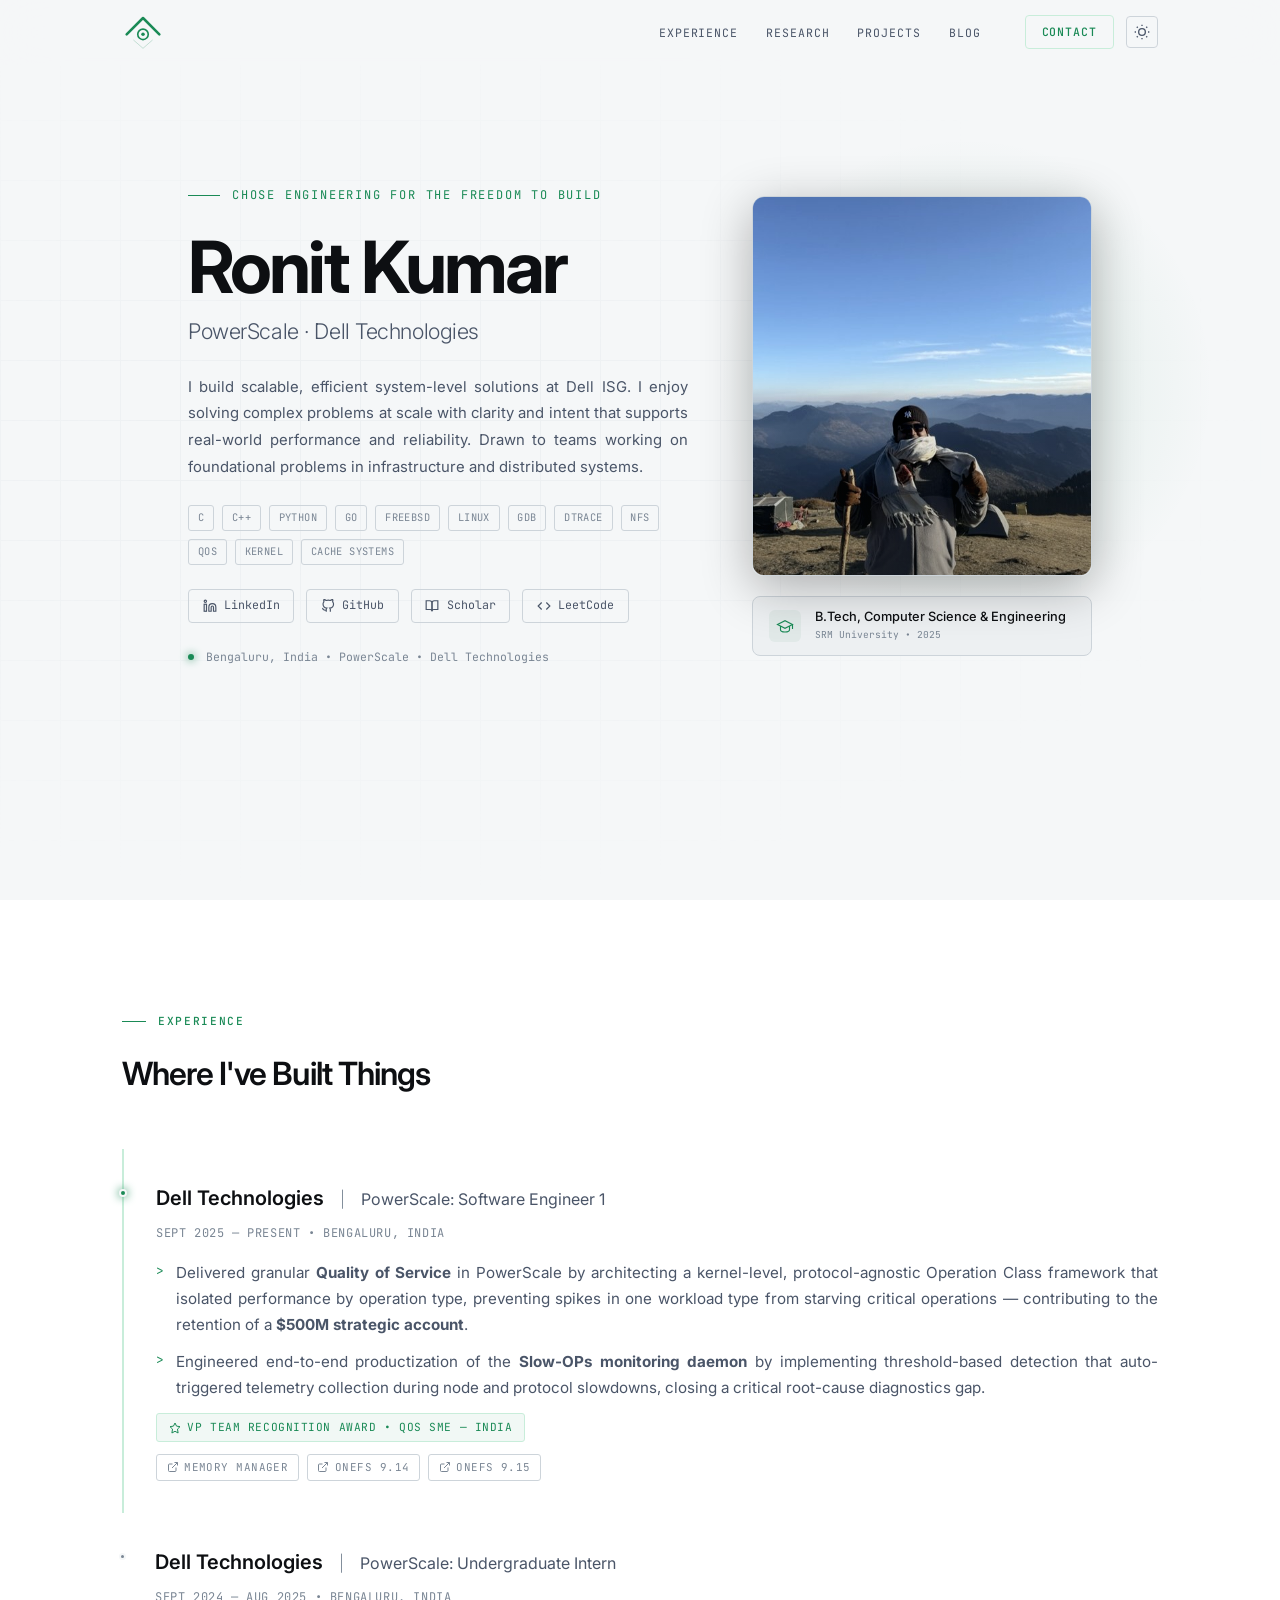
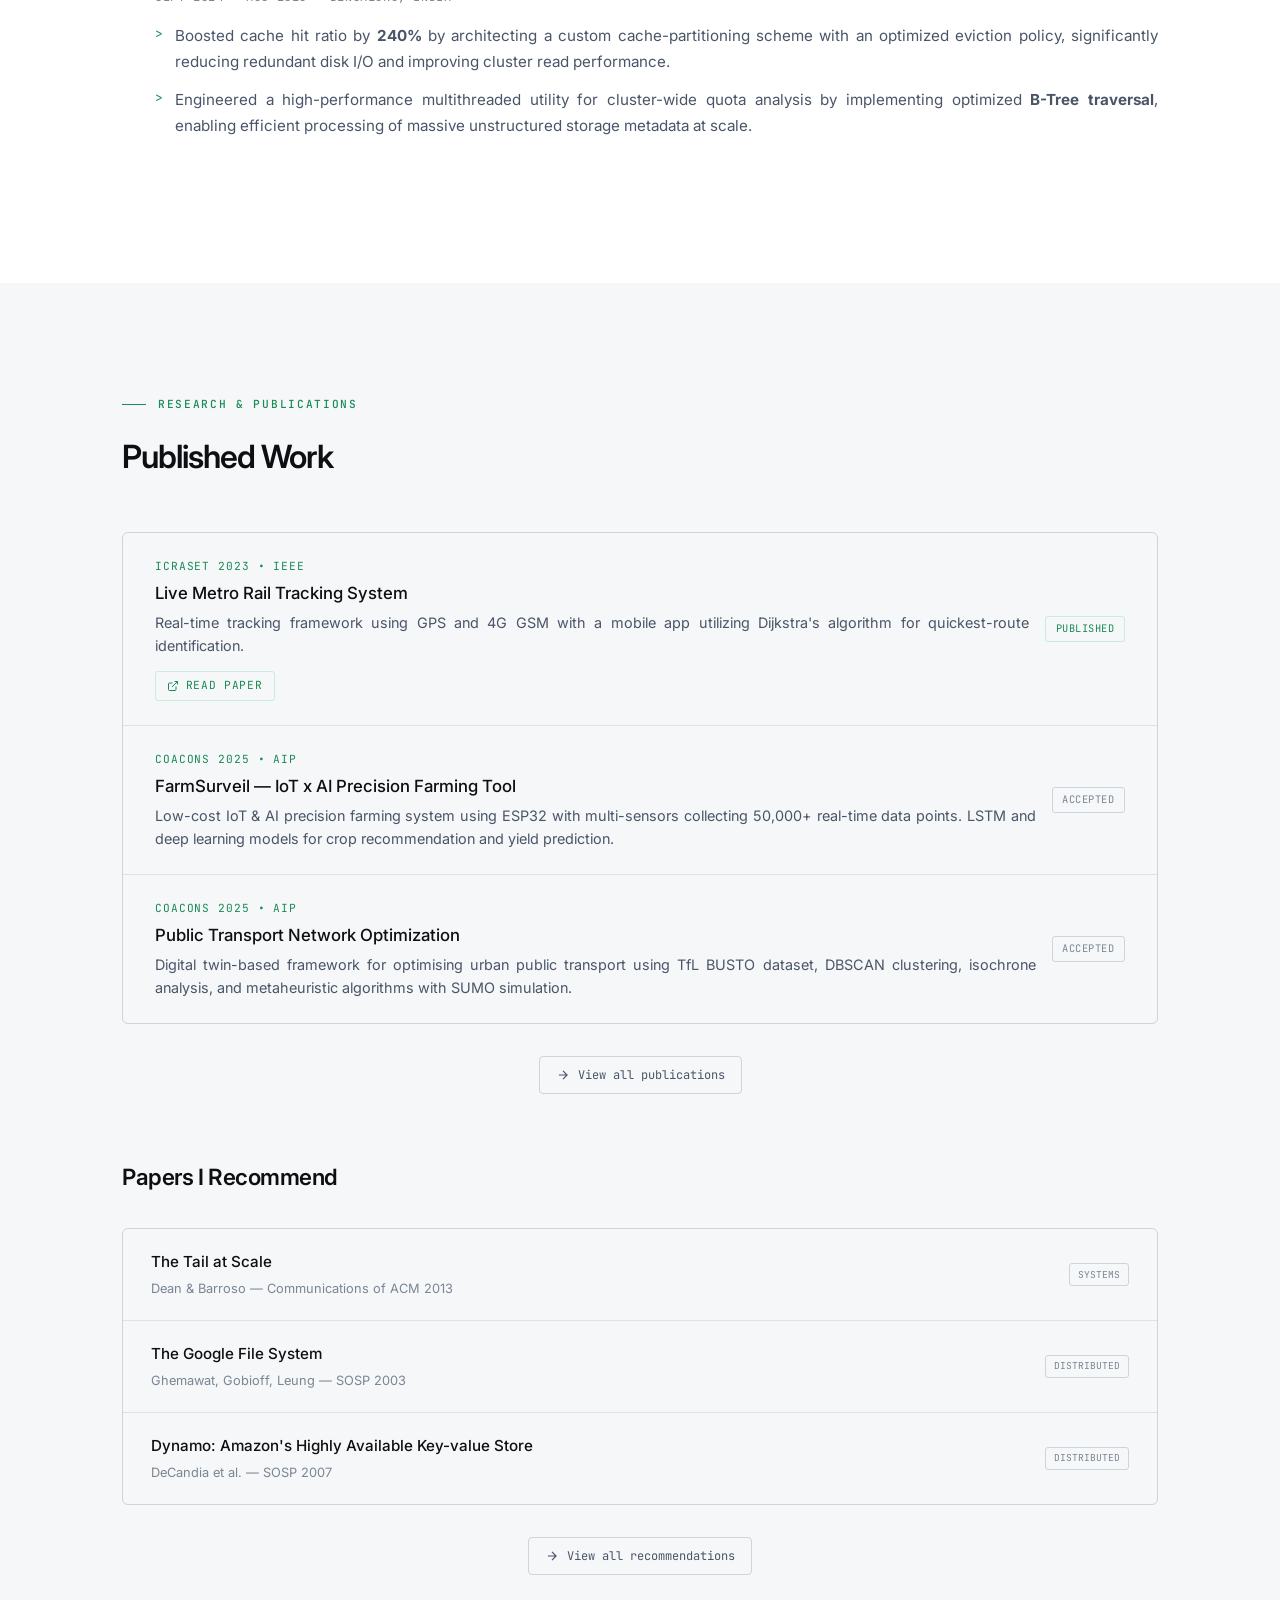
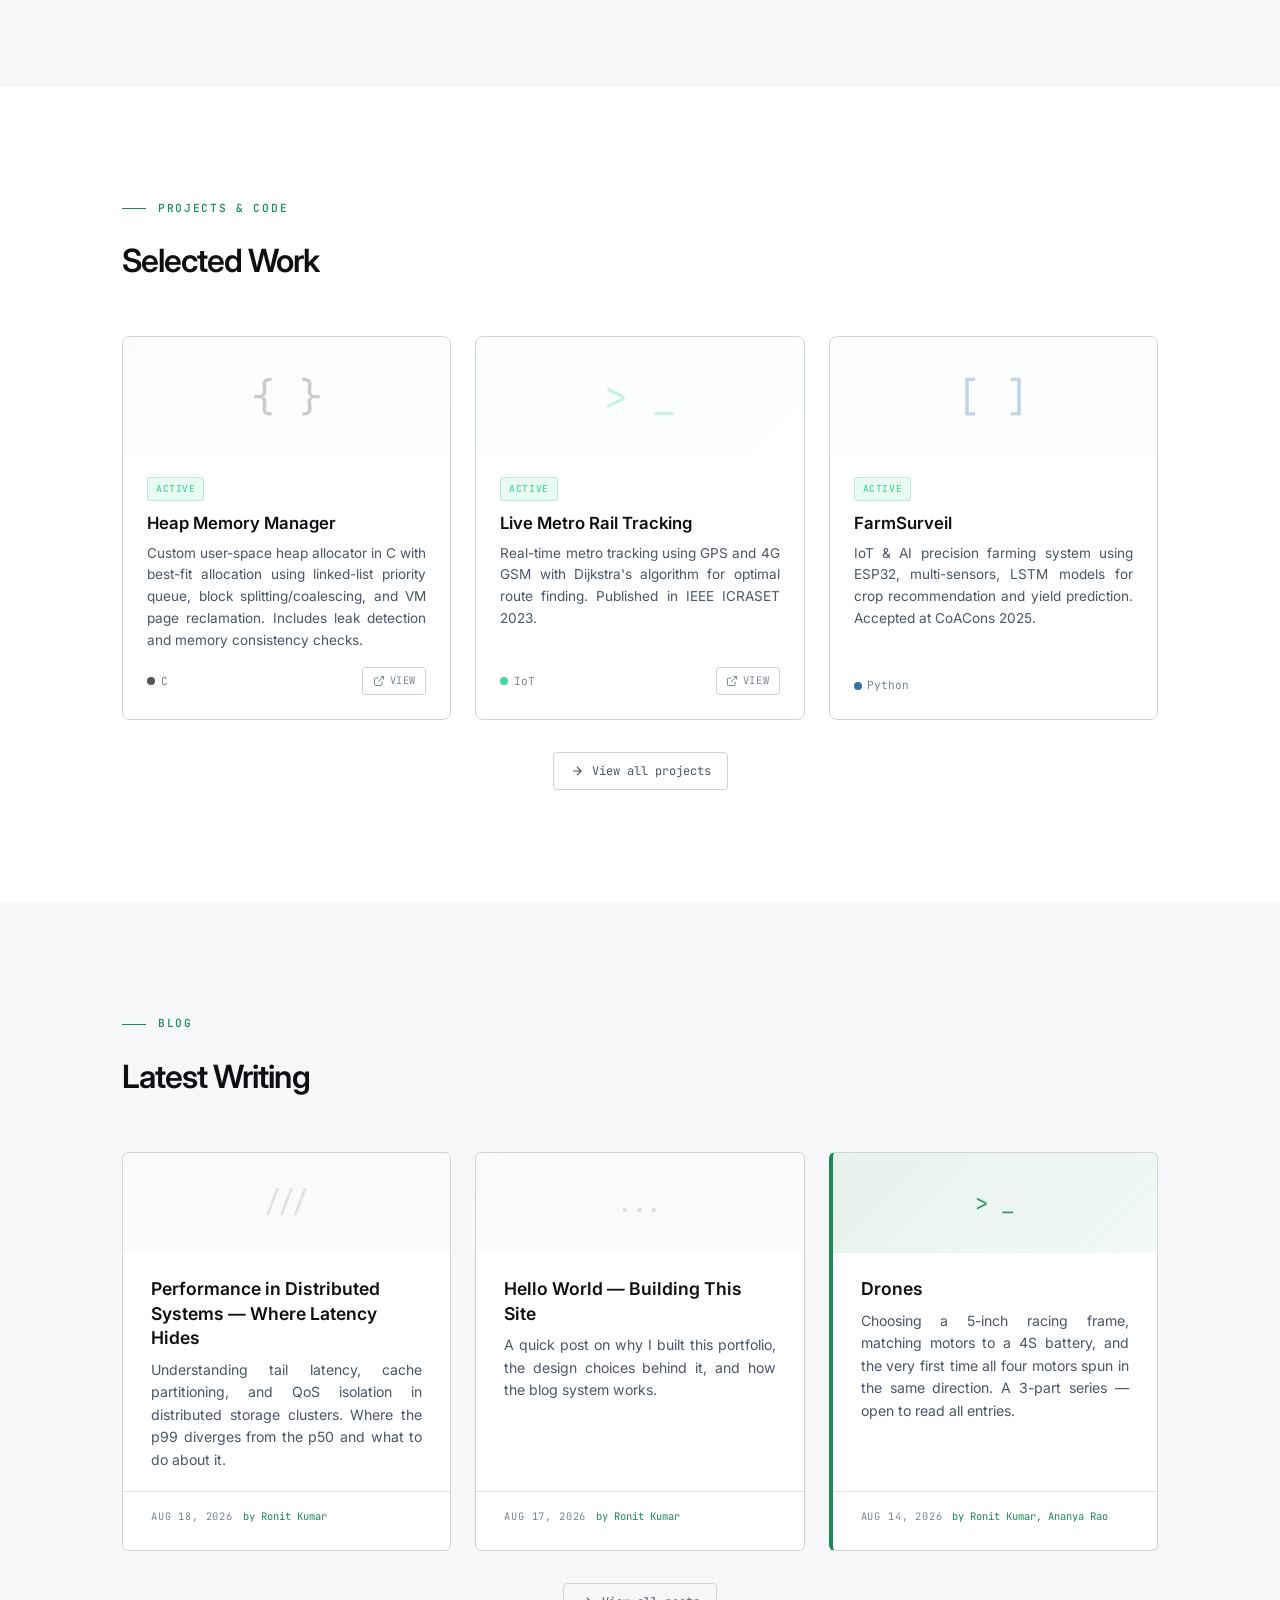
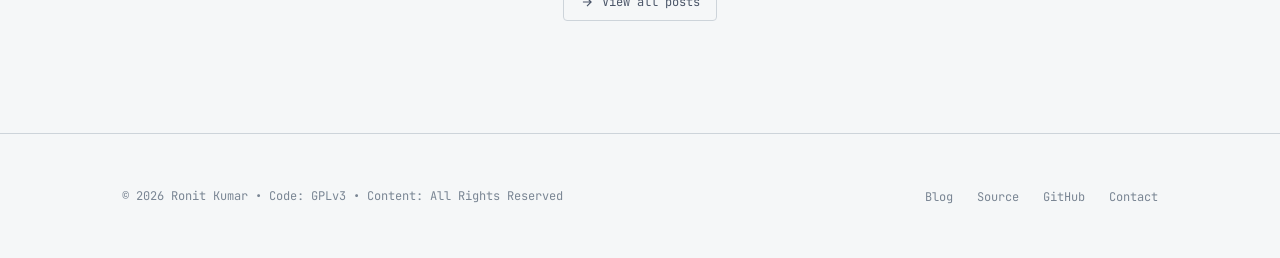
<file: index.html>
<!DOCTYPE html>
<html lang="en">
<head>
  <meta charset="UTF-8">
  <meta name="viewport" content="width=device-width, initial-scale=1.0">
  <title>Ronit Kumar</title>
  <meta name="description" content="Ronit Kumar — building close to the metal. PowerScale at Dell Technologies. Systems, storage, and kernel-level work.">
  <link rel="stylesheet" href="css/style.css">
  <link rel="icon" href="data:image/svg+xml,<svg xmlns='http://www.w3.org/2000/svg' viewBox='0 0 36 36' fill='none' stroke='%2348d597' stroke-linecap='round' stroke-linejoin='round'><path d='M4 20 L18 6 L32 20' stroke-width='2.5'/><circle cx='18' cy='20' r='4.5' stroke-width='1.5'/><circle cx='18' cy='20' r='1.5' fill='%2348d597'/><path d='M10 25 L18 32 L26 25' stroke-width='0.8' opacity='0.3'/></svg>">
  <script>(function(){var t=localStorage.getItem('theme')||'light';document.documentElement.setAttribute('data-theme',t);})();</script>
</head>
<body>

  <!-- ===== NAV ===== -->
  <nav>
    <div class="nav-inner">
      <a href="index.html" class="nav-logo" title="RK">
        <svg viewBox="0 0 36 36" fill="none" stroke="currentColor" stroke-linecap="round" stroke-linejoin="round">
          <path d="M4 20 L18 6 L32 20" stroke-width="2.2"/>
          <circle cx="18" cy="20" r="4.5" stroke-width="1.4"/>
          <circle cx="18" cy="20" r="1.5" fill="currentColor" stroke="none"/>
          <path d="M10 25 L18 32 L26 25" stroke-width="0.8" opacity="0.25"/>
        </svg>
      </a>
      <ul class="nav-links" id="navLinks">
        <li><a href="#experience">Experience</a></li>
        <li><a href="#research">Research</a></li>
        <li><a href="#projects">Projects</a></li>
        <li><a href="blog.html">Blog</a></li>
      </ul>
      <div class="nav-right">
        <a href="mailto:ronit.kumar710.nr@gmail.com" class="nav-contact">Contact</a>
        <button class="theme-toggle" id="themeToggle" title="Toggle theme">
          <svg class="icon-moon" viewBox="0 0 24 24" fill="none" stroke="currentColor" stroke-width="2"><path d="M21 12.79A9 9 0 1 1 11.21 3 7 7 0 0 0 21 12.79z"/></svg>
          <svg class="icon-sun" viewBox="0 0 24 24" fill="none" stroke="currentColor" stroke-width="2"><circle cx="12" cy="12" r="5"/><line x1="12" y1="1" x2="12" y2="3"/><line x1="12" y1="21" x2="12" y2="23"/><line x1="4.22" y1="4.22" x2="5.64" y2="5.64"/><line x1="18.36" y1="18.36" x2="19.78" y2="19.78"/><line x1="1" y1="12" x2="3" y2="12"/><line x1="21" y1="12" x2="23" y2="12"/><line x1="4.22" y1="19.78" x2="5.64" y2="18.36"/><line x1="18.36" y1="5.64" x2="19.78" y2="4.22"/></svg>
        </button>
        <button class="nav-mobile-toggle" id="navToggle" aria-label="Toggle menu">
          <svg viewBox="0 0 24 24" fill="none" stroke="currentColor" stroke-width="2">
            <line x1="3" y1="6" x2="21" y2="6"/><line x1="3" y1="12" x2="21" y2="12"/><line x1="3" y1="18" x2="21" y2="18"/>
          </svg>
        </button>
      </div>
    </div>
  </nav>

  <!-- ===== HERO ===== -->
  <section class="hero">
    <div class="meteors"></div>
    <div class="satellite" aria-hidden="true">
      <svg viewBox="0 0 48 32" fill="none" stroke="currentColor" stroke-width="1.2" stroke-linecap="round" stroke-linejoin="round">
        <!-- left solar panel -->
        <rect x="2" y="12" width="14" height="8" fill="currentColor" fill-opacity="0.15"/>
        <line x1="6" y1="12" x2="6" y2="20"/>
        <line x1="10" y1="12" x2="10" y2="20"/>
        <!-- body -->
        <rect x="18" y="10" width="12" height="12" rx="1.5" fill="currentColor" fill-opacity="0.45"/>
        <!-- right solar panel -->
        <rect x="32" y="12" width="14" height="8" fill="currentColor" fill-opacity="0.15"/>
        <line x1="36" y1="12" x2="36" y2="20"/>
        <line x1="40" y1="12" x2="40" y2="20"/>
        <!-- antenna -->
        <line x1="24" y1="10" x2="24" y2="4"/>
        <circle cx="24" cy="3" r="1.2" fill="currentColor"/>
      </svg>
    </div>
    <div class="satellite-2" aria-hidden="true">
      <svg viewBox="0 0 32 20" fill="none" stroke="currentColor" stroke-width="1.1" stroke-linecap="round" stroke-linejoin="round">
        <rect x="1" y="8" width="9" height="5" fill="currentColor" fill-opacity="0.13"/>
        <line x1="3.5" y1="8" x2="3.5" y2="13"/>
        <line x1="6.5" y1="8" x2="6.5" y2="13"/>
        <rect x="11" y="6" width="10" height="8" rx="1.2" fill="currentColor" fill-opacity="0.4"/>
        <rect x="22" y="8" width="9" height="5" fill="currentColor" fill-opacity="0.13"/>
        <line x1="24.5" y1="8" x2="24.5" y2="13"/>
        <line x1="27.5" y1="8" x2="27.5" y2="13"/>
        <line x1="16" y1="6" x2="16" y2="2"/>
        <circle cx="16" cy="1.5" r="0.9" fill="currentColor"/>
      </svg>
    </div>
    <div class="space-moon" aria-hidden="true">
      <svg viewBox="0 0 28 28" xmlns="http://www.w3.org/2000/svg">
        <circle cx="12" cy="14" r="11" fill="#b8c8d0" opacity="0.65"/>
        <circle cx="18" cy="11" r="9" fill="#08111a"/>
        <circle cx="8" cy="20" r="1.8" fill="none" stroke="#8fa0a8" stroke-width="0.6" opacity="0.4"/>
        <circle cx="13" cy="24" r="1.1" fill="none" stroke="#8fa0a8" stroke-width="0.5" opacity="0.3"/>
      </svg>
    </div>
    <div class="hero-grid"></div>
    <div class="hero-glow"></div>
    <div class="container">
      <div class="hero-layout">
        <div class="hero-content">
          <div class="hero-tagline">Chose engineering for the freedom to build</div>
          <h1 class="hero-name">Ronit Kumar</h1>
          <p class="hero-title">PowerScale &middot; Dell Technologies</p>
          <p class="hero-bio">
            I build scalable, efficient system-level solutions at Dell ISG. I enjoy
            solving complex problems at scale with clarity and intent that supports
            real-world performance and reliability. Drawn to teams working on
            foundational problems in infrastructure and distributed systems.
          </p>
          <div class="hero-facts">
            <span class="hero-fact">C</span>
            <span class="hero-fact">C++</span>
            <span class="hero-fact">Python</span>
            <span class="hero-fact">Go</span>
            <span class="hero-fact">FreeBSD</span>
            <span class="hero-fact">Linux</span>
            <span class="hero-fact">GDB</span>
            <span class="hero-fact">DTrace</span>
            <span class="hero-fact">NFS</span>
            <span class="hero-fact">QoS</span>
            <span class="hero-fact">Kernel</span>
            <span class="hero-fact">Cache Systems</span>
          </div>
          <div class="hero-links">
            <a href="https://linkedin.com/in/RonitKumar" target="_blank" rel="noopener" class="hero-link">
              <svg viewBox="0 0 24 24" fill="none" stroke="currentColor" stroke-width="2"><path d="M16 8a6 6 0 0 1 6 6v7h-4v-7a2 2 0 0 0-4 0v7h-4v-7a6 6 0 0 1 6-6z"/><rect x="2" y="9" width="4" height="12"/><circle cx="4" cy="4" r="2"/></svg>
              LinkedIn
            </a>
            <a href="https://github.com/Huloiarnata" target="_blank" rel="noopener" class="hero-link">
              <svg viewBox="0 0 24 24" fill="none" stroke="currentColor" stroke-width="2"><path d="M9 19c-5 1.5-5-2.5-7-3m14 6v-3.87a3.37 3.37 0 0 0-.94-2.61c3.14-.35 6.44-1.54 6.44-7A5.44 5.44 0 0 0 20 4.77 5.07 5.07 0 0 0 19.91 1S18.73.65 16 2.48a13.38 13.38 0 0 0-7 0C6.27.65 5.09 1 5.09 1A5.07 5.07 0 0 0 5 4.77a5.44 5.44 0 0 0-1.5 3.78c0 5.42 3.3 6.61 6.44 7A3.37 3.37 0 0 0 9 18.13V22"/></svg>
              GitHub
            </a>
            <a href="https://scholar.google.com/citations?user=RonitKumar" target="_blank" rel="noopener" class="hero-link">
              <svg viewBox="0 0 24 24" fill="none" stroke="currentColor" stroke-width="2"><path d="M2 3h6a4 4 0 0 1 4 4v14a3 3 0 0 0-3-3H2z"/><path d="M22 3h-6a4 4 0 0 0-4 4v14a3 3 0 0 1 3-3h7z"/></svg>
              Scholar
            </a>
            <a href="https://leetcode.com/RonitKumar" target="_blank" rel="noopener" class="hero-link">
              <svg viewBox="0 0 24 24" fill="none" stroke="currentColor" stroke-width="2"><path d="M16 18l6-6-6-6"/><path d="M8 6l-6 6 6 6"/></svg>
              LeetCode
            </a>
          </div>
          <div class="hero-status">
            <span class="status-dot"></span>
            Bengaluru, India &bull; PowerScale &bull; Dell Technologies
          </div>
        </div>

        <div class="hero-aside">
          <div class="hero-photo">
            <img src="img/site/profile.jpg" alt="Ronit Kumar" loading="eager">
          </div>
          <div class="hero-edu">
            <div class="hero-edu-icon">
              <svg viewBox="0 0 24 24" fill="none" stroke="currentColor" stroke-width="1.5"><path d="M22 10L12 5 2 10l10 5 10-5z"/><path d="M6 12v5c0 1.66 2.69 3 6 3s6-1.34 6-3v-5"/><path d="M22 10v6"/></svg>
            </div>
            <div class="hero-edu-info">
              <div class="hero-edu-degree">B.Tech, Computer Science &amp; Engineering</div>
              <div class="hero-edu-school">SRM University &bull; 2025</div>
            </div>
          </div>
        </div>
      </div>
    </div>
  </section>

  <!-- ===== EXPERIENCE ===== -->
  <section id="experience">
    <div class="container">
      <div class="section-label reveal">Experience</div>
      <h2 class="section-title reveal">Where I've Built Things</h2>
      <div class="timeline">
        <div class="timeline-item current reveal">
          <div class="timeline-header">
            <span class="timeline-company">Dell Technologies</span>
            <span class="timeline-separator">|</span>
            <span class="timeline-role">PowerScale: Software Engineer 1</span>
          </div>
          <div class="timeline-meta">Sept 2025 — Present &bull; Bengaluru, India</div>
          <ul class="timeline-points">
            <li>Delivered granular <strong>Quality of Service</strong> in PowerScale by architecting a kernel-level, protocol-agnostic Operation Class framework that isolated performance by operation type, preventing spikes in one workload type from starving critical operations — contributing to the retention of a <strong>$500M strategic account</strong>.</li>
            <li>Engineered end-to-end productization of the <strong>Slow-OPs monitoring daemon</strong> by implementing threshold-based detection that auto-triggered telemetry collection during node and protocol slowdowns, closing a critical root-cause diagnostics gap.</li>
          </ul>
          <div class="timeline-badge">
            <svg width="12" height="12" viewBox="0 0 24 24" fill="none" stroke="currentColor" stroke-width="2"><path d="M12 2l3.09 6.26L22 9.27l-5 4.87L18.18 22 12 18.56 5.82 22 7 14.14 2 9.27l6.91-1.01L12 2z"/></svg>
            VP Team Recognition Award &bull; QoS SME — India
          </div>
          <div class="timeline-links">
            <a href="https://github.com/Huloiarnata/Heap_Memory_Manager" target="_blank" rel="noopener" class="timeline-link">
              <svg viewBox="0 0 24 24" fill="none" stroke="currentColor" stroke-width="2"><path d="M18 13v6a2 2 0 0 1-2 2H5a2 2 0 0 1-2-2V8a2 2 0 0 1 2-2h6"/><polyline points="15 3 21 3 21 9"/><line x1="10" y1="14" x2="21" y2="3"/></svg>
              Memory Manager
            </a>
            <a href="https://infohub.delltechnologies.com/en-us/p/powerscale-onefs-9-14/" target="_blank" rel="noopener" class="timeline-link">
              <svg viewBox="0 0 24 24" fill="none" stroke="currentColor" stroke-width="2"><path d="M18 13v6a2 2 0 0 1-2 2H5a2 2 0 0 1-2-2V8a2 2 0 0 1 2-2h6"/><polyline points="15 3 21 3 21 9"/><line x1="10" y1="14" x2="21" y2="3"/></svg>
              OneFS 9.14
            </a>
            <a href="https://infohub.delltechnologies.com/en-us/p/powerscale-onefs-9-15-release/" target="_blank" rel="noopener" class="timeline-link">
              <svg viewBox="0 0 24 24" fill="none" stroke="currentColor" stroke-width="2"><path d="M18 13v6a2 2 0 0 1-2 2H5a2 2 0 0 1-2-2V8a2 2 0 0 1 2-2h6"/><polyline points="15 3 21 3 21 9"/><line x1="10" y1="14" x2="21" y2="3"/></svg>
              OneFS 9.15
            </a>
          </div>
        </div>
        <div class="timeline-item past reveal">
          <div class="timeline-header">
            <span class="timeline-company">Dell Technologies</span>
            <span class="timeline-separator">|</span>
            <span class="timeline-role">PowerScale: Undergraduate Intern</span>
          </div>
          <div class="timeline-meta">Sept 2024 — Aug 2025 &bull; Bengaluru, India</div>
          <ul class="timeline-points">
            <li>Boosted cache hit ratio by <strong>240%</strong> by architecting a custom cache-partitioning scheme with an optimized eviction policy, significantly reducing redundant disk I/O and improving cluster read performance.</li>
            <li>Engineered a high-performance multithreaded utility for cluster-wide quota analysis by implementing optimized <strong>B-Tree traversal</strong>, enabling efficient processing of massive unstructured storage metadata at scale.</li>
          </ul>
        </div>
      </div>
    </div>
  </section>

  <!-- ===== RESEARCH & PAPERS ===== -->
  <section id="research">
    <div class="container">
      <div class="section-label reveal">Research &amp; Publications</div>
      <h2 class="section-title reveal">Published Work</h2>
      <div class="pub-grid reveal" id="pubGrid"></div>
      <div class="view-all-link reveal">
        <a href="publications.html">
          <svg viewBox="0 0 24 24" fill="none" stroke="currentColor" stroke-width="2"><path d="M5 12h14M12 5l7 7-7 7"/></svg>
          View all publications
        </a>
      </div>

      <div class="sub-section reveal">
        <h3 class="sub-section-title">Papers I Recommend</h3>
        <div class="papers-list" id="papersList"></div>
        <div class="view-all-link">
          <a href="papers.html">
            <svg viewBox="0 0 24 24" fill="none" stroke="currentColor" stroke-width="2"><path d="M5 12h14M12 5l7 7-7 7"/></svg>
            View all recommendations
          </a>
        </div>
      </div>
    </div>
  </section>

  <!-- ===== PROJECTS & CODE ===== -->
  <section id="projects">
    <div class="container">
      <div class="section-label reveal">Projects &amp; Code</div>
      <h2 class="section-title reveal">Selected Work</h2>
      <div class="project-grid reveal" id="projectGrid"></div>
      <div class="view-all-link reveal">
        <a href="projects.html">
          <svg viewBox="0 0 24 24" fill="none" stroke="currentColor" stroke-width="2"><path d="M5 12h14M12 5l7 7-7 7"/></svg>
          View all projects
        </a>
      </div>
    </div>
  </section>

  <!-- ===== BLOG PREVIEW ===== -->
  <section id="blog">
    <div class="container">
      <div class="section-label reveal">Blog</div>
      <h2 class="section-title reveal">Latest Writing</h2>
      <div class="blog-grid" id="blogPreview">
        <div class="blog-empty"><p>// loading posts...</p></div>
      </div>
      <div class="view-all-link reveal">
        <a href="blog.html">
          <svg viewBox="0 0 24 24" fill="none" stroke="currentColor" stroke-width="2"><path d="M5 12h14M12 5l7 7-7 7"/></svg>
          View all posts
        </a>
      </div>
    </div>
  </section>

  <!-- ===== FOOTER ===== -->
  <footer>
    <div class="container footer-inner">
      <div class="footer-left">&copy; 2026 Ronit Kumar &bull; Code: GPLv3 &bull; Content: All Rights Reserved</div>
      <ul class="footer-links">
        <li><a href="blog.html">Blog</a></li>
        <li><a href="https://github.com/Huloiarnata/Portfolio" target="_blank" rel="noopener">Source</a></li>
        <li><a href="https://github.com/Huloiarnata" target="_blank" rel="noopener">GitHub</a></li>
        <li><a href="mailto:ronit.kumar710.nr@gmail.com">Contact</a></li>
      </ul>
    </div>
  </footer>

  <script src="js/main.js"></script>
</body>
</html>
</file>
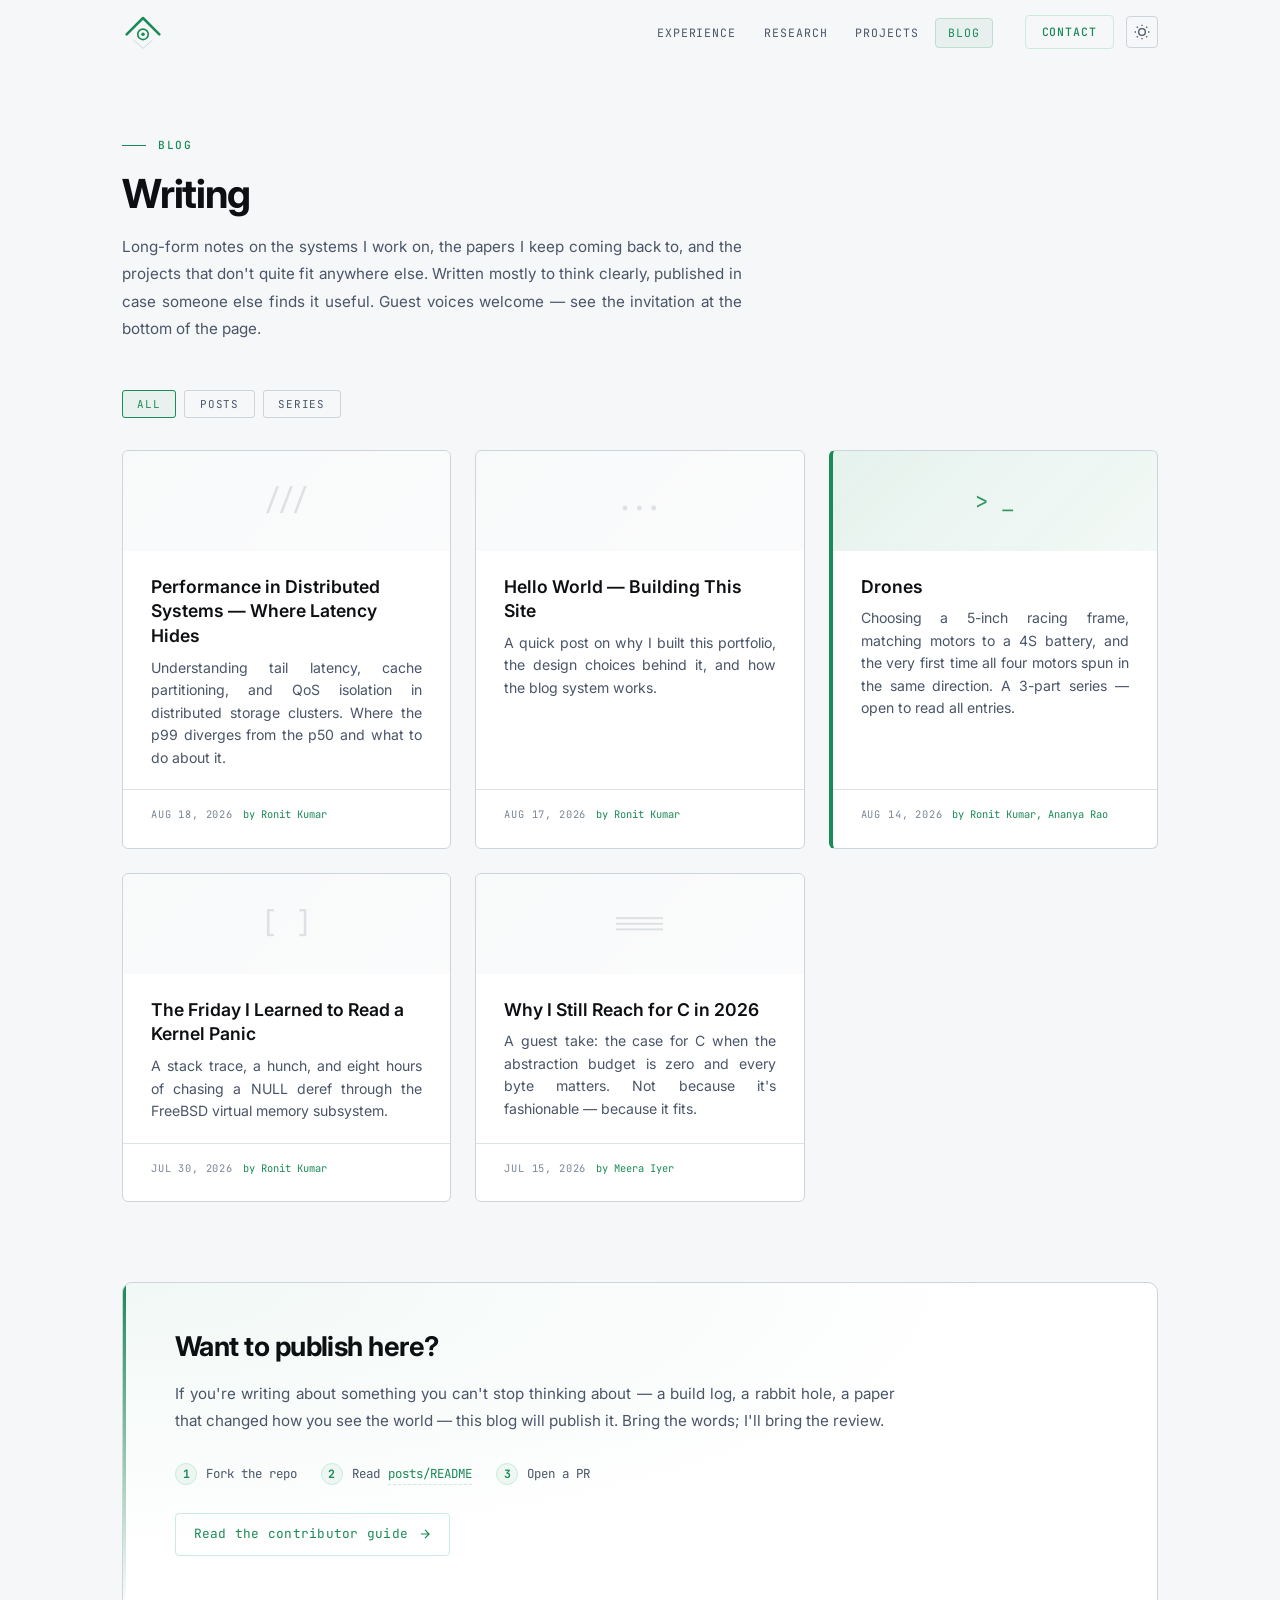
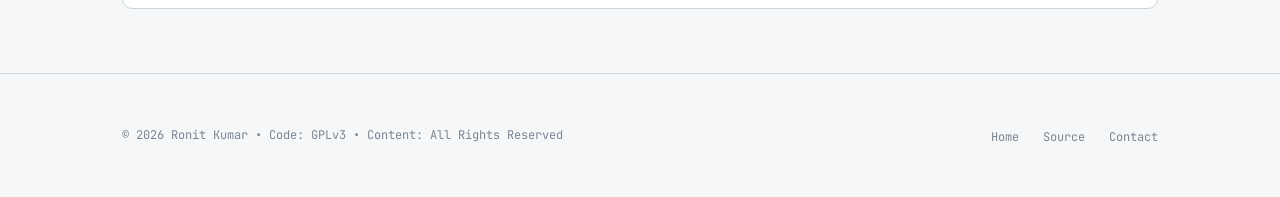
<file: blog.html>
<!DOCTYPE html>
<html lang="en">
<head>
  <meta charset="UTF-8">
  <meta name="viewport" content="width=device-width, initial-scale=1.0">
  <title>Blog — Ronit Kumar</title>
  <meta name="description" content="Thoughts on systems engineering, storage internals, and building things that matter.">
  <link rel="stylesheet" href="css/style.css">
  <link rel="icon" href="data:image/svg+xml,<svg xmlns='http://www.w3.org/2000/svg' viewBox='0 0 36 36' fill='none' stroke='%2348d597' stroke-linecap='round' stroke-linejoin='round'><path d='M4 20 L18 6 L32 20' stroke-width='2.5'/><circle cx='18' cy='20' r='4.5' stroke-width='1.5'/><circle cx='18' cy='20' r='1.5' fill='%2348d597'/><path d='M10 25 L18 32 L26 25' stroke-width='0.8' opacity='0.3'/></svg>">
  <script>(function(){var t=localStorage.getItem('theme')||'light';document.documentElement.setAttribute('data-theme',t);})();</script>
</head>
<body>
  <nav>
    <div class="nav-inner">
      <a href="index.html" class="nav-logo" title="RK">
        <svg viewBox="0 0 36 36" fill="none" stroke="currentColor" stroke-linecap="round" stroke-linejoin="round">
          <path d="M4 20 L18 6 L32 20" stroke-width="2.2"/>
          <circle cx="18" cy="20" r="4.5" stroke-width="1.4"/>
          <circle cx="18" cy="20" r="1.5" fill="currentColor" stroke="none"/>
          <path d="M10 25 L18 32 L26 25" stroke-width="0.8" opacity="0.25"/>
        </svg>
      </a>
      <ul class="nav-links" id="navLinks">
        <li><a href="index.html#experience">Experience</a></li>
        <li><a href="index.html#research">Research</a></li>
        <li><a href="projects.html">Projects</a></li>
        <li><a href="blog.html" class="active">Blog</a></li>
      </ul>
      <div class="nav-right">
        <a href="mailto:ronit.kumar710.nr@gmail.com" class="nav-contact">Contact</a>
        <button class="theme-toggle" id="themeToggle" title="Toggle theme">
          <svg class="icon-moon" viewBox="0 0 24 24" fill="none" stroke="currentColor" stroke-width="2"><path d="M21 12.79A9 9 0 1 1 11.21 3 7 7 0 0 0 21 12.79z"/></svg>
          <svg class="icon-sun" viewBox="0 0 24 24" fill="none" stroke="currentColor" stroke-width="2"><circle cx="12" cy="12" r="5"/><line x1="12" y1="1" x2="12" y2="3"/><line x1="12" y1="21" x2="12" y2="23"/><line x1="4.22" y1="4.22" x2="5.64" y2="5.64"/><line x1="18.36" y1="18.36" x2="19.78" y2="19.78"/><line x1="1" y1="12" x2="3" y2="12"/><line x1="21" y1="12" x2="23" y2="12"/><line x1="4.22" y1="19.78" x2="5.64" y2="18.36"/><line x1="18.36" y1="5.64" x2="19.78" y2="4.22"/></svg>
        </button>
        <button class="nav-mobile-toggle" id="navToggle" aria-label="Toggle menu">
          <svg viewBox="0 0 24 24" fill="none" stroke="currentColor" stroke-width="2"><line x1="3" y1="6" x2="21" y2="6"/><line x1="3" y1="12" x2="21" y2="12"/><line x1="3" y1="18" x2="21" y2="18"/></svg>
        </button>
      </div>
    </div>
  </nav>

  <section class="page-header">
    <div class="container">
      <div class="section-label">Blog</div>
      <h1 class="page-title">Writing</h1>
      <p class="page-intro">
        Long-form notes on the systems I work on, the papers I keep coming
        back to, and the projects that don't quite fit anywhere else.
        Written mostly to think clearly, published in case someone else
        finds it useful. Guest voices welcome &mdash; see the invitation
        at the bottom of the page.
      </p>
      <div class="blog-filter">
        <button class="filter-btn active" data-filter="all">All</button>
        <button class="filter-btn" data-filter="posts">Posts</button>
        <button class="filter-btn" data-filter="series">Series</button>
      </div>
      <div class="blog-grid" id="blogList">
        <div class="blog-empty"><p>// loading posts...</p></div>
      </div>

      <aside class="contribute-cta">
        <h3 class="contribute-cta-title">Want to publish here?</h3>
        <p class="contribute-cta-body">
          If you're writing about something you can't stop thinking about
          &mdash; a build log, a rabbit hole, a paper that changed how you
          see the world &mdash; this blog will publish it. Bring the words;
          I'll bring the review.
        </p>
        <div class="contribute-cta-steps">
          <div class="contribute-step"><span class="contribute-step-num">1</span> Fork the repo</div>
          <div class="contribute-step"><span class="contribute-step-num">2</span> Read <a href="https://github.com/Huloiarnata/Portfolio/blob/main/posts/README.md" target="_blank" rel="noopener">posts/README</a></div>
          <div class="contribute-step"><span class="contribute-step-num">3</span> Open a PR</div>
        </div>
        <a class="contribute-cta-link" href="https://github.com/Huloiarnata/Portfolio/blob/main/posts/README.md" target="_blank" rel="noopener">
          Read the contributor guide
          <svg viewBox="0 0 24 24" fill="none" stroke="currentColor" stroke-width="2"><path d="M5 12h14M12 5l7 7-7 7"/></svg>
        </a>
      </aside>
    </div>
  </section>

  <footer>
    <div class="container footer-inner">
      <div class="footer-left">&copy; 2026 Ronit Kumar &bull; Code: GPLv3 &bull; Content: All Rights Reserved</div>
      <ul class="footer-links">
        <li><a href="index.html">Home</a></li>
        <li><a href="https://github.com/Huloiarnata/Portfolio" target="_blank" rel="noopener">Source</a></li>
        <li><a href="mailto:ronit.kumar710.nr@gmail.com">Contact</a></li>
      </ul>
    </div>
  </footer>

  <script src="js/main.js"></script>
</body>
</html>
</file>
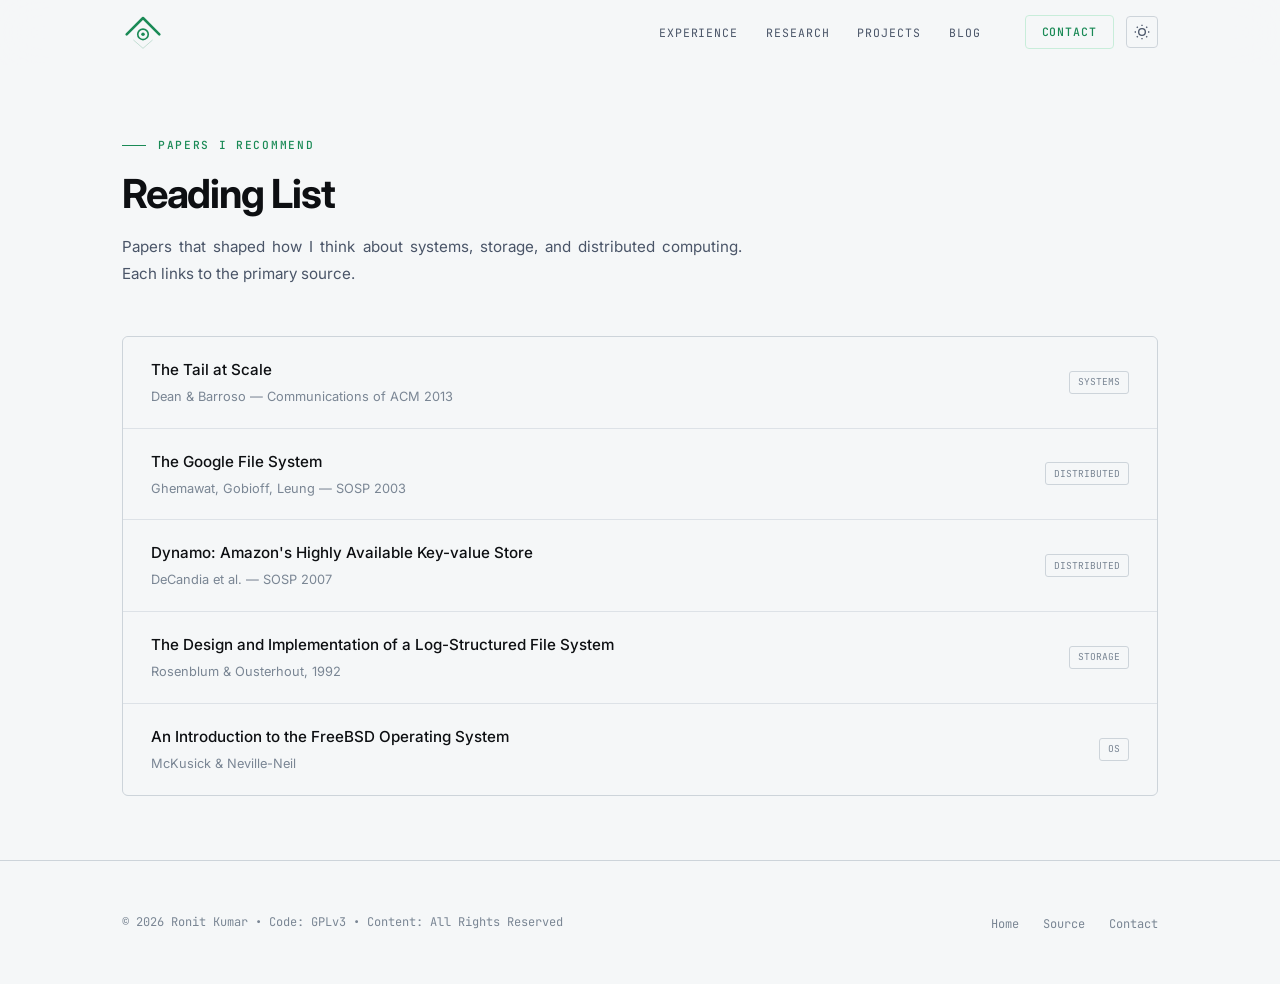
<file: papers.html>
<!DOCTYPE html>
<html lang="en">
<head>
  <meta charset="UTF-8">
  <meta name="viewport" content="width=device-width, initial-scale=1.0">
  <title>Recommended Papers — Ronit Kumar</title>
  <meta name="description" content="Papers that shaped how I think about systems, storage, and distributed computing.">
  <link rel="stylesheet" href="css/style.css">
  <link rel="icon" href="data:image/svg+xml,<svg xmlns='http://www.w3.org/2000/svg' viewBox='0 0 36 36' fill='none' stroke='%2348d597' stroke-linecap='round' stroke-linejoin='round'><path d='M4 20 L18 6 L32 20' stroke-width='2.5'/><circle cx='18' cy='20' r='4.5' stroke-width='1.5'/><circle cx='18' cy='20' r='1.5' fill='%2348d597'/><path d='M10 25 L18 32 L26 25' stroke-width='0.8' opacity='0.3'/></svg>">
  <script>(function(){var t=localStorage.getItem('theme')||'light';document.documentElement.setAttribute('data-theme',t);})();</script>
</head>
<body>
  <nav>
    <div class="nav-inner">
      <a href="index.html" class="nav-logo" title="RK">
        <svg viewBox="0 0 36 36" fill="none" stroke="currentColor" stroke-linecap="round" stroke-linejoin="round">
          <path d="M4 20 L18 6 L32 20" stroke-width="2.2"/>
          <circle cx="18" cy="20" r="4.5" stroke-width="1.4"/>
          <circle cx="18" cy="20" r="1.5" fill="currentColor" stroke="none"/>
          <path d="M10 25 L18 32 L26 25" stroke-width="0.8" opacity="0.25"/>
        </svg>
      </a>
      <ul class="nav-links" id="navLinks">
        <li><a href="index.html#experience">Experience</a></li>
        <li><a href="publications.html">Research</a></li>
        <li><a href="projects.html">Projects</a></li>
        <li><a href="blog.html">Blog</a></li>
      </ul>
      <div class="nav-right">
        <a href="mailto:ronit.kumar710.nr@gmail.com" class="nav-contact">Contact</a>
        <button class="theme-toggle" id="themeToggle" title="Toggle theme">
          <svg class="icon-moon" viewBox="0 0 24 24" fill="none" stroke="currentColor" stroke-width="2"><path d="M21 12.79A9 9 0 1 1 11.21 3 7 7 0 0 0 21 12.79z"/></svg>
          <svg class="icon-sun" viewBox="0 0 24 24" fill="none" stroke="currentColor" stroke-width="2"><circle cx="12" cy="12" r="5"/><line x1="12" y1="1" x2="12" y2="3"/><line x1="12" y1="21" x2="12" y2="23"/><line x1="4.22" y1="4.22" x2="5.64" y2="5.64"/><line x1="18.36" y1="18.36" x2="19.78" y2="19.78"/><line x1="1" y1="12" x2="3" y2="12"/><line x1="21" y1="12" x2="23" y2="12"/><line x1="4.22" y1="19.78" x2="5.64" y2="18.36"/><line x1="18.36" y1="5.64" x2="19.78" y2="4.22"/></svg>
        </button>
        <button class="nav-mobile-toggle" id="navToggle" aria-label="Toggle menu">
          <svg viewBox="0 0 24 24" fill="none" stroke="currentColor" stroke-width="2"><line x1="3" y1="6" x2="21" y2="6"/><line x1="3" y1="12" x2="21" y2="12"/><line x1="3" y1="18" x2="21" y2="18"/></svg>
        </button>
      </div>
    </div>
  </nav>

  <section class="page-header">
    <div class="container">
      <div class="section-label">Papers I Recommend</div>
      <h1 class="page-title">Reading List</h1>
      <p class="page-intro">
        Papers that shaped how I think about systems, storage, and distributed
        computing. Each links to the primary source.
      </p>
      <div class="papers-list" id="papersList">
        <div class="paper-item"><div><div class="paper-title" style="color:var(--text-tertiary)">// loading...</div></div><span class="paper-tag">&hellip;</span></div>
      </div>
    </div>
  </section>

  <footer>
    <div class="container footer-inner">
      <div class="footer-left">&copy; 2026 Ronit Kumar &bull; Code: GPLv3 &bull; Content: All Rights Reserved</div>
      <ul class="footer-links">
        <li><a href="index.html">Home</a></li>
        <li><a href="https://github.com/Huloiarnata/Portfolio" target="_blank" rel="noopener">Source</a></li>
        <li><a href="mailto:ronit.kumar710.nr@gmail.com">Contact</a></li>
      </ul>
    </div>
  </footer>

  <script src="js/main.js"></script>
</body>
</html>
</file>
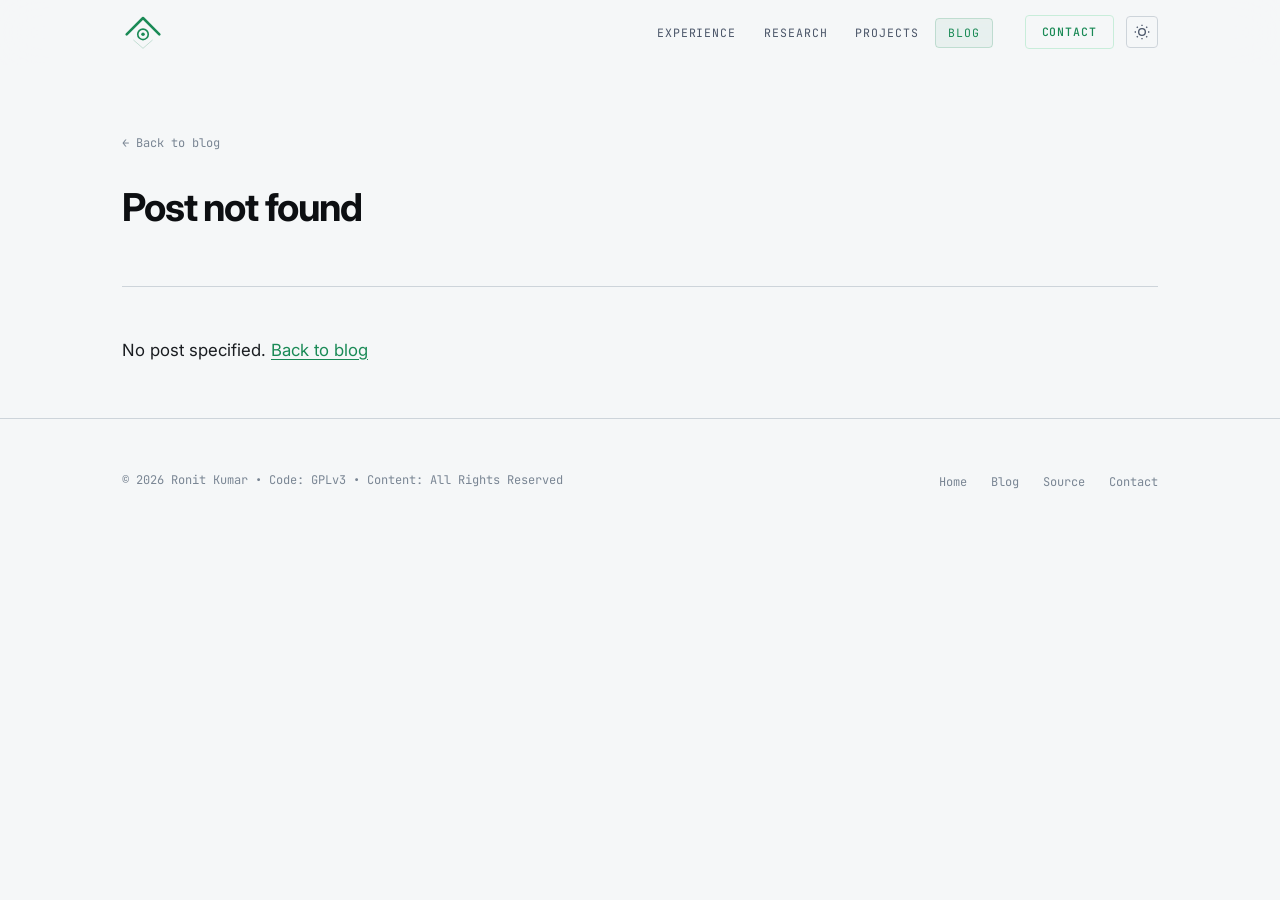
<file: post.html>
<!DOCTYPE html>
<html lang="en">
<head>
  <meta charset="UTF-8">
  <meta name="viewport" content="width=device-width, initial-scale=1.0">
  <title>Post — Ronit Kumar</title>
  <link rel="stylesheet" href="css/style.css">
  <link rel="icon" href="data:image/svg+xml,<svg xmlns='http://www.w3.org/2000/svg' viewBox='0 0 36 36' fill='none' stroke='%2348d597' stroke-linecap='round' stroke-linejoin='round'><path d='M4 20 L18 6 L32 20' stroke-width='2.5'/><circle cx='18' cy='20' r='4.5' stroke-width='1.5'/><circle cx='18' cy='20' r='1.5' fill='%2348d597'/><path d='M10 25 L18 32 L26 25' stroke-width='0.8' opacity='0.3'/></svg>">
  <script>(function(){var t=localStorage.getItem('theme')||'light';document.documentElement.setAttribute('data-theme',t);})();</script>
</head>
<body>
  <nav>
    <div class="nav-inner">
      <a href="index.html" class="nav-logo" title="RK">
        <svg viewBox="0 0 36 36" fill="none" stroke="currentColor" stroke-linecap="round" stroke-linejoin="round">
          <path d="M4 20 L18 6 L32 20" stroke-width="2.2"/>
          <circle cx="18" cy="20" r="4.5" stroke-width="1.4"/>
          <circle cx="18" cy="20" r="1.5" fill="currentColor" stroke="none"/>
          <path d="M10 25 L18 32 L26 25" stroke-width="0.8" opacity="0.25"/>
        </svg>
      </a>
      <ul class="nav-links" id="navLinks">
        <li><a href="index.html#experience">Experience</a></li>
        <li><a href="index.html#research">Research</a></li>
        <li><a href="index.html#projects">Projects</a></li>
        <li><a href="blog.html" class="active">Blog</a></li>
      </ul>
      <div class="nav-right">
        <a href="mailto:ronit.kumar710.nr@gmail.com" class="nav-contact">Contact</a>
        <button class="theme-toggle" id="themeToggle" title="Toggle theme">
          <svg class="icon-moon" viewBox="0 0 24 24" fill="none" stroke="currentColor" stroke-width="2"><path d="M21 12.79A9 9 0 1 1 11.21 3 7 7 0 0 0 21 12.79z"/></svg>
          <svg class="icon-sun" viewBox="0 0 24 24" fill="none" stroke="currentColor" stroke-width="2"><circle cx="12" cy="12" r="5"/><line x1="12" y1="1" x2="12" y2="3"/><line x1="12" y1="21" x2="12" y2="23"/><line x1="4.22" y1="4.22" x2="5.64" y2="5.64"/><line x1="18.36" y1="18.36" x2="19.78" y2="19.78"/><line x1="1" y1="12" x2="3" y2="12"/><line x1="21" y1="12" x2="23" y2="12"/><line x1="4.22" y1="19.78" x2="5.64" y2="18.36"/><line x1="18.36" y1="5.64" x2="19.78" y2="4.22"/></svg>
        </button>
        <button class="nav-mobile-toggle" id="navToggle" aria-label="Toggle menu">
          <svg viewBox="0 0 24 24" fill="none" stroke="currentColor" stroke-width="2"><line x1="3" y1="6" x2="21" y2="6"/><line x1="3" y1="12" x2="21" y2="12"/><line x1="3" y1="18" x2="21" y2="18"/></svg>
        </button>
      </div>
    </div>
  </nav>

  <div class="container">
    <div class="post-header" id="postHeader">
      <a href="blog.html" class="post-back">&larr; Back to blog</a>
      <div id="postSeriesSlot"></div>
      <h1 class="post-title" id="postTitle">Loading...</h1>
      <div class="post-meta" id="postMeta"></div>
      <div id="postAuthorsSlot"></div>
    </div>
    <article class="prose" id="postContent">
      <p style="color: var(--text-tertiary);">Loading post...</p>
    </article>

    <nav class="post-nav" id="postNav" style="display:none;">
      <a class="post-nav-link prev" id="postPrev">
        <span class="post-nav-label">&larr; Previous</span>
        <span class="post-nav-title"></span>
      </a>
      <a class="post-nav-link next" id="postNext">
        <span class="post-nav-label">Next &rarr;</span>
        <span class="post-nav-title"></span>
      </a>
    </nav>

  </div>

  <footer>
    <div class="container footer-inner">
      <div class="footer-left">&copy; 2026 Ronit Kumar &bull; Code: GPLv3 &bull; Content: All Rights Reserved</div>
      <ul class="footer-links">
        <li><a href="index.html">Home</a></li>
        <li><a href="blog.html">Blog</a></li>
        <li><a href="https://github.com/Huloiarnata/Portfolio" target="_blank" rel="noopener">Source</a></li>
        <li><a href="mailto:ronit.kumar710.nr@gmail.com">Contact</a></li>
      </ul>
    </div>
  </footer>

  <script>
    const saved = localStorage.getItem('theme');
    if (saved) document.documentElement.setAttribute('data-theme', saved);
    document.getElementById('themeToggle')?.addEventListener('click', () => {
      const next = document.documentElement.getAttribute('data-theme') === 'light' ? 'dark' : 'light';
      document.documentElement.setAttribute('data-theme', next);
      localStorage.setItem('theme', next);
    });

    document.getElementById('navToggle')?.addEventListener('click', () =>
      document.getElementById('navLinks')?.classList.toggle('open'));

    window.addEventListener('scroll', () => {
      document.querySelector('nav')?.classList.toggle('scrolled', window.scrollY > 40);
    }, { passive: true });

    function parseMd(md) {
      // Extract SVG blocks before any regex processing — blank lines inside SVGs
      // confuse the paragraph regex and cause inner SVG content to be wrapped in <p>.
      const svgBlocks = [];
      let h = md.replace(/<svg[\s\S]*?<\/svg>/g, match => {
        svgBlocks.push(match);
        return '\x00SVG' + (svgBlocks.length - 1) + '\x00';
      });
      h = h.replace(/```(\w*)\n([\s\S]*?)```/g, (_, l, c) => '<pre><code class="language-' + l + '">' + escH(c.trim()) + '</code></pre>');
      h = h.replace(/`([^`]+)`/g, '<code>$1</code>');
      h = h.replace(/^#### (.+)$/gm, '<h4>$1</h4>');
      h = h.replace(/^### (.+)$/gm, '<h3>$1</h3>');
      h = h.replace(/^## (.+)$/gm, '<h2>$1</h2>');
      h = h.replace(/^# (.+)$/gm, '<h1>$1</h1>');
      h = h.replace(/\*\*\*(.+?)\*\*\*/g, '<strong><em>$1</em></strong>');
      h = h.replace(/\*\*(.+?)\*\*/g, '<strong>$1</strong>');
      h = h.replace(/\*(.+?)\*/g, '<em>$1</em>');
      h = h.replace(/!\[([^\]]*)\]\(([^)]+)\)/g, '<img src="$2" alt="$1" loading="lazy">');
      h = h.replace(/\[([^\]]+)\]\(([^)]+)\)/g, '<a href="$2" target="_blank" rel="noopener">$1</a>');
      h = h.replace(/^> (.+)$/gm, '<blockquote>$1</blockquote>');
      h = h.replace(/^---$/gm, '<hr>');
      h = h.replace(/^[\-\*] (.+)$/gm, '<li>$1</li>');
      h = h.replace(/((?:<li>.*<\/li>\n?)+)/g, '<ul>$1</ul>');
      h = h.replace(/\n\n([^<][\s\S]*?)(?=\n\n|$)/g, (_, p) => {
        const t = p.trim();
        return t ? ((/^<[a-z]/.test(t)) ? '\n\n' + t : '\n\n<p>' + t + '</p>') : '';
      });
      h = h.replace(/\x00SVG(\d+)\x00/g, (_, i) => svgBlocks[parseInt(i)]);
      return h;
    }

    function escH(t) { return t.replace(/&/g,'&amp;').replace(/</g,'&lt;').replace(/>/g,'&gt;'); }
    function esc(t) { const d = document.createElement('div'); d.textContent = t; return d.innerHTML; }
    function fmtDate(d) { return d ? new Date(d).toLocaleDateString('en-US',{day:'numeric',month:'short',year:'numeric'}).toUpperCase() : ''; }

    document.addEventListener('DOMContentLoaded', async () => {
      const slug = new URLSearchParams(window.location.search).get('slug');
      if (!slug) {
        document.getElementById('postTitle').textContent = 'Post not found';
        document.getElementById('postContent').innerHTML = '<p>No post specified. <a href="blog.html">Back to blog</a></p>';
        return;
      }

      try {
        const metaRes = await fetch('data/posts.json?' + Date.now());
        const posts = await metaRes.json();
        const visiblePosts = posts.filter(p => p.visible !== false);
        const post = visiblePosts.find(p => p.slug === slug);
        if (!post) throw new Error('Not found');

        document.title = post.title + ' — Ronit Kumar';
        document.getElementById('postTitle').textContent = post.title;

        const metaParts = [fmtDate(post.date)];
        if (post.tags) metaParts.push(post.tags.join(' · '));
        document.getElementById('postMeta').textContent = metaParts.join(' • ');

        // Series pill (if part of a series)
        if (post.series) {
          const seriesSlot = document.getElementById('postSeriesSlot');
          seriesSlot.innerHTML = '<span class="post-series">Series · ' + esc(post.series) + '</span>';
        }

        // Authors below meta
        if (post.authors && post.authors.length) {
          const authorsEl = document.createElement('div');
          authorsEl.className = 'post-authors';
          authorsEl.innerHTML = post.authors.map(a => {
            const name = typeof a === 'string' ? a : a.name;
            const url = typeof a === 'object' && a.url ? a.url : null;
            const icon = '<svg viewBox="0 0 24 24" fill="none" stroke="currentColor" stroke-width="2"><path d="M20 21v-2a4 4 0 0 0-4-4H8a4 4 0 0 0-4 4v2"/><circle cx="12" cy="7" r="4"/></svg>';
            return url
              ? '<a href="' + url + '" target="_blank" rel="noopener" class="post-author">' + icon + esc(name) + '</a>'
              : '<span class="post-author">' + icon + esc(name) + '</span>';
          }).join('');
          document.getElementById('postAuthorsSlot').appendChild(authorsEl);
        }

        // Fetch markdown — slug may include series folder (e.g. "drones/build-log-1")
        const mdRes = await fetch('posts/' + slug + '.md');
        if (!mdRes.ok) throw new Error('Content not found');
        const md = await mdRes.text();
        const content = md.replace(/^---[\s\S]*?---\n*/, '');
        document.getElementById('postContent').innerHTML = parseMd(content);

        // Prev/next navigation. Within a series, walk series posts by seriesOrder.
        // Otherwise walk all visible posts by list order in posts.json.
        renderPostNav(visiblePosts, post);
      } catch {
        document.getElementById('postTitle').textContent = 'Post not found';
        document.getElementById('postContent').innerHTML = '<p>This post could not be loaded. <a href="blog.html">Back to blog</a></p>';
      }
    });

    function renderPostNav(posts, current) {
      let siblings;
      if (current.series) {
        siblings = posts
          .filter(p => p.series === current.series)
          .sort((a, b) => (a.seriesOrder || 0) - (b.seriesOrder || 0));
      } else {
        siblings = posts.filter(p => !p.series);
      }
      const idx = siblings.findIndex(p => p.slug === current.slug);
      if (idx === -1) return;

      const prev = idx > 0 ? siblings[idx - 1] : null;
      const next = idx < siblings.length - 1 ? siblings[idx + 1] : null;
      if (!prev && !next) return;

      const nav = document.getElementById('postNav');
      const prevEl = document.getElementById('postPrev');
      const nextEl = document.getElementById('postNext');

      if (prev) {
        prevEl.href = 'post.html?slug=' + encodeURIComponent(prev.slug);
        prevEl.querySelector('.post-nav-title').textContent = prev.title;
      } else {
        prevEl.classList.add('post-nav-empty');
        prevEl.removeAttribute('href');
        prevEl.querySelector('.post-nav-title').textContent = '';
      }

      if (next) {
        nextEl.href = 'post.html?slug=' + encodeURIComponent(next.slug);
        nextEl.querySelector('.post-nav-title').textContent = next.title;
      } else {
        nextEl.classList.add('post-nav-empty');
        nextEl.removeAttribute('href');
        nextEl.querySelector('.post-nav-title').textContent = '';
      }
      nav.style.display = 'grid';
    }
  </script>
</body>
</html>
</file>
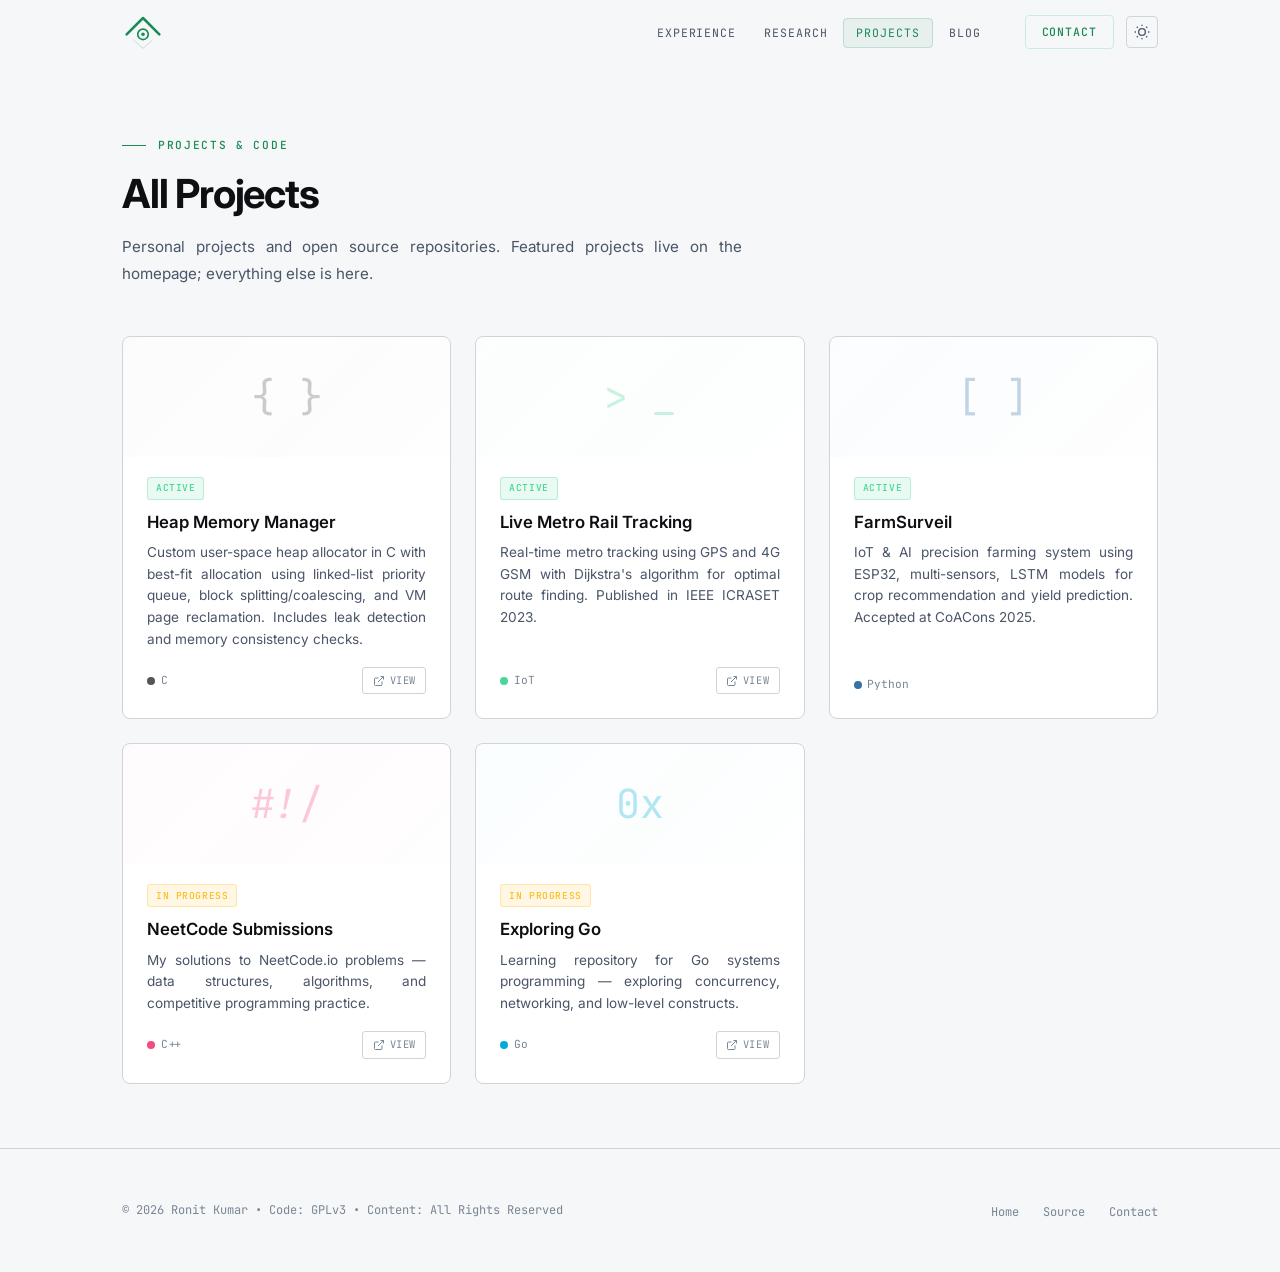
<file: projects.html>
<!DOCTYPE html>
<html lang="en">
<head>
  <meta charset="UTF-8">
  <meta name="viewport" content="width=device-width, initial-scale=1.0">
  <title>Projects — Ronit Kumar</title>
  <meta name="description" content="Projects and open source work by Ronit Kumar.">
  <link rel="stylesheet" href="css/style.css">
  <link rel="icon" href="data:image/svg+xml,<svg xmlns='http://www.w3.org/2000/svg' viewBox='0 0 36 36' fill='none' stroke='%2348d597' stroke-linecap='round' stroke-linejoin='round'><path d='M4 20 L18 6 L32 20' stroke-width='2.5'/><circle cx='18' cy='20' r='4.5' stroke-width='1.5'/><circle cx='18' cy='20' r='1.5' fill='%2348d597'/><path d='M10 25 L18 32 L26 25' stroke-width='0.8' opacity='0.3'/></svg>">
  <script>(function(){var t=localStorage.getItem('theme')||'light';document.documentElement.setAttribute('data-theme',t);})();</script>
</head>
<body>
  <nav>
    <div class="nav-inner">
      <a href="index.html" class="nav-logo" title="RK">
        <svg viewBox="0 0 36 36" fill="none" stroke="currentColor" stroke-linecap="round" stroke-linejoin="round">
          <path d="M4 20 L18 6 L32 20" stroke-width="2.2"/>
          <circle cx="18" cy="20" r="4.5" stroke-width="1.4"/>
          <circle cx="18" cy="20" r="1.5" fill="currentColor" stroke="none"/>
          <path d="M10 25 L18 32 L26 25" stroke-width="0.8" opacity="0.25"/>
        </svg>
      </a>
      <ul class="nav-links" id="navLinks">
        <li><a href="index.html#experience">Experience</a></li>
        <li><a href="publications.html">Research</a></li>
        <li><a href="projects.html" class="active">Projects</a></li>
        <li><a href="blog.html">Blog</a></li>
      </ul>
      <div class="nav-right">
        <a href="mailto:ronit.kumar710.nr@gmail.com" class="nav-contact">Contact</a>
        <button class="theme-toggle" id="themeToggle" title="Toggle theme">
          <svg class="icon-moon" viewBox="0 0 24 24" fill="none" stroke="currentColor" stroke-width="2"><path d="M21 12.79A9 9 0 1 1 11.21 3 7 7 0 0 0 21 12.79z"/></svg>
          <svg class="icon-sun" viewBox="0 0 24 24" fill="none" stroke="currentColor" stroke-width="2"><circle cx="12" cy="12" r="5"/><line x1="12" y1="1" x2="12" y2="3"/><line x1="12" y1="21" x2="12" y2="23"/><line x1="4.22" y1="4.22" x2="5.64" y2="5.64"/><line x1="18.36" y1="18.36" x2="19.78" y2="19.78"/><line x1="1" y1="12" x2="3" y2="12"/><line x1="21" y1="12" x2="23" y2="12"/><line x1="4.22" y1="19.78" x2="5.64" y2="18.36"/><line x1="18.36" y1="5.64" x2="19.78" y2="4.22"/></svg>
        </button>
        <button class="nav-mobile-toggle" id="navToggle" aria-label="Toggle menu">
          <svg viewBox="0 0 24 24" fill="none" stroke="currentColor" stroke-width="2"><line x1="3" y1="6" x2="21" y2="6"/><line x1="3" y1="12" x2="21" y2="12"/><line x1="3" y1="18" x2="21" y2="18"/></svg>
        </button>
      </div>
    </div>
  </nav>

  <section class="page-header">
    <div class="container">
      <div class="section-label">Projects &amp; Code</div>
      <h1 class="page-title">All Projects</h1>
      <p class="page-intro">
        Personal projects and open source repositories. Featured projects live
        on the homepage; everything else is here.
      </p>
      <div class="project-grid" id="projectGrid">
        <div class="blog-empty"><p>// loading projects...</p></div>
      </div>
    </div>
  </section>

  <footer>
    <div class="container footer-inner">
      <div class="footer-left">&copy; 2026 Ronit Kumar &bull; Code: GPLv3 &bull; Content: All Rights Reserved</div>
      <ul class="footer-links">
        <li><a href="index.html">Home</a></li>
        <li><a href="https://github.com/Huloiarnata/Portfolio" target="_blank" rel="noopener">Source</a></li>
        <li><a href="mailto:ronit.kumar710.nr@gmail.com">Contact</a></li>
      </ul>
    </div>
  </footer>

  <script src="js/main.js"></script>
</body>
</html>
</file>
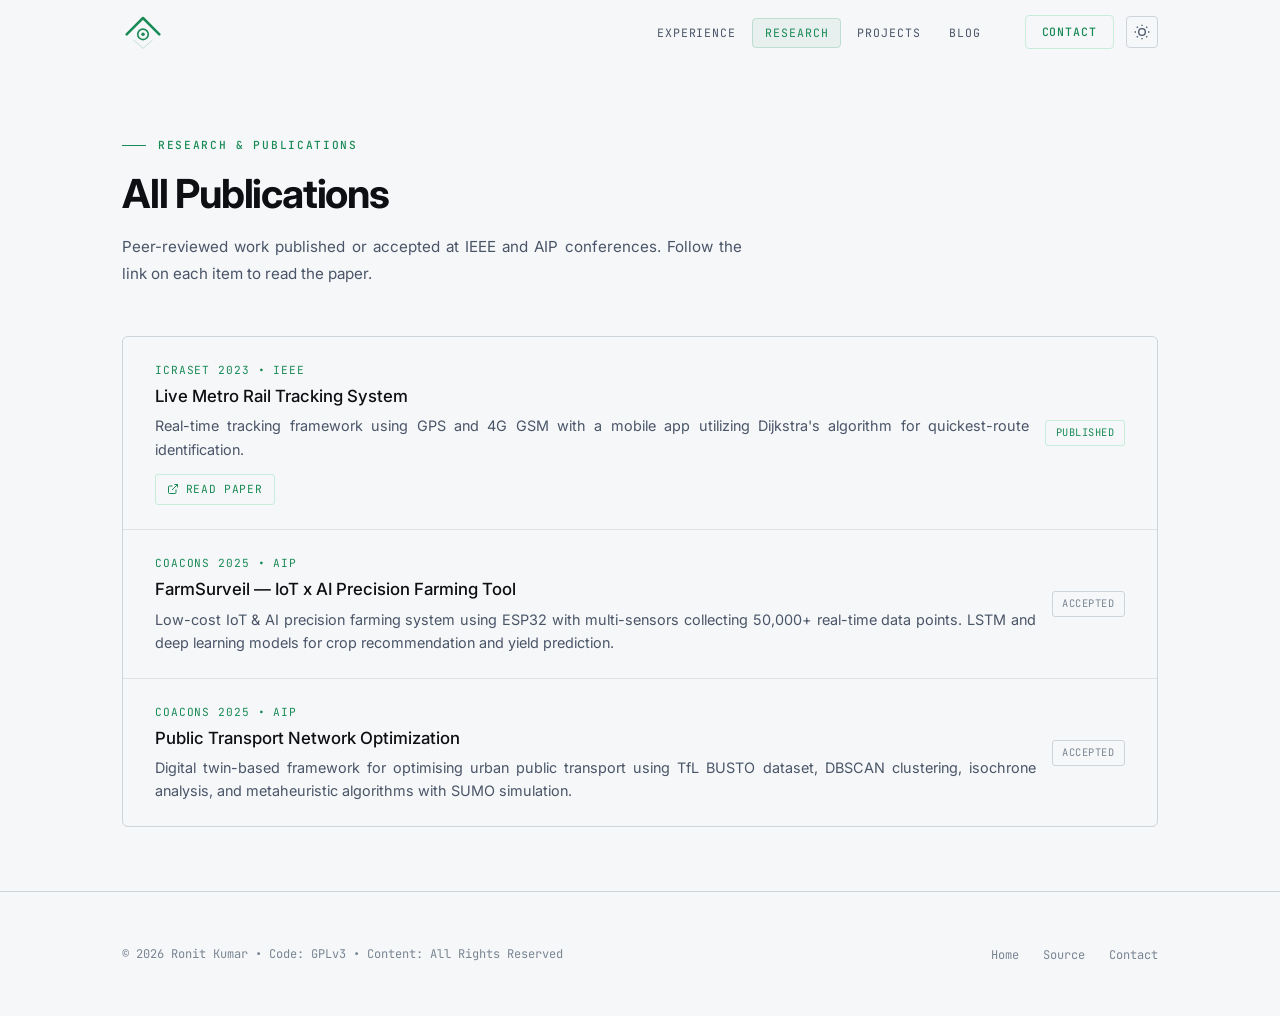
<file: publications.html>
<!DOCTYPE html>
<html lang="en">
<head>
  <meta charset="UTF-8">
  <meta name="viewport" content="width=device-width, initial-scale=1.0">
  <title>Publications — Ronit Kumar</title>
  <meta name="description" content="Peer-reviewed research publications by Ronit Kumar.">
  <link rel="stylesheet" href="css/style.css">
  <link rel="icon" href="data:image/svg+xml,<svg xmlns='http://www.w3.org/2000/svg' viewBox='0 0 36 36' fill='none' stroke='%2348d597' stroke-linecap='round' stroke-linejoin='round'><path d='M4 20 L18 6 L32 20' stroke-width='2.5'/><circle cx='18' cy='20' r='4.5' stroke-width='1.5'/><circle cx='18' cy='20' r='1.5' fill='%2348d597'/><path d='M10 25 L18 32 L26 25' stroke-width='0.8' opacity='0.3'/></svg>">
  <script>(function(){var t=localStorage.getItem('theme')||'light';document.documentElement.setAttribute('data-theme',t);})();</script>
</head>
<body>
  <nav>
    <div class="nav-inner">
      <a href="index.html" class="nav-logo" title="RK">
        <svg viewBox="0 0 36 36" fill="none" stroke="currentColor" stroke-linecap="round" stroke-linejoin="round">
          <path d="M4 20 L18 6 L32 20" stroke-width="2.2"/>
          <circle cx="18" cy="20" r="4.5" stroke-width="1.4"/>
          <circle cx="18" cy="20" r="1.5" fill="currentColor" stroke="none"/>
          <path d="M10 25 L18 32 L26 25" stroke-width="0.8" opacity="0.25"/>
        </svg>
      </a>
      <ul class="nav-links" id="navLinks">
        <li><a href="index.html#experience">Experience</a></li>
        <li><a href="publications.html" class="active">Research</a></li>
        <li><a href="projects.html">Projects</a></li>
        <li><a href="blog.html">Blog</a></li>
      </ul>
      <div class="nav-right">
        <a href="mailto:ronit.kumar710.nr@gmail.com" class="nav-contact">Contact</a>
        <button class="theme-toggle" id="themeToggle" title="Toggle theme">
          <svg class="icon-moon" viewBox="0 0 24 24" fill="none" stroke="currentColor" stroke-width="2"><path d="M21 12.79A9 9 0 1 1 11.21 3 7 7 0 0 0 21 12.79z"/></svg>
          <svg class="icon-sun" viewBox="0 0 24 24" fill="none" stroke="currentColor" stroke-width="2"><circle cx="12" cy="12" r="5"/><line x1="12" y1="1" x2="12" y2="3"/><line x1="12" y1="21" x2="12" y2="23"/><line x1="4.22" y1="4.22" x2="5.64" y2="5.64"/><line x1="18.36" y1="18.36" x2="19.78" y2="19.78"/><line x1="1" y1="12" x2="3" y2="12"/><line x1="21" y1="12" x2="23" y2="12"/><line x1="4.22" y1="19.78" x2="5.64" y2="18.36"/><line x1="18.36" y1="5.64" x2="19.78" y2="4.22"/></svg>
        </button>
        <button class="nav-mobile-toggle" id="navToggle" aria-label="Toggle menu">
          <svg viewBox="0 0 24 24" fill="none" stroke="currentColor" stroke-width="2"><line x1="3" y1="6" x2="21" y2="6"/><line x1="3" y1="12" x2="21" y2="12"/><line x1="3" y1="18" x2="21" y2="18"/></svg>
        </button>
      </div>
    </div>
  </nav>

  <section class="page-header">
    <div class="container">
      <div class="section-label">Research &amp; Publications</div>
      <h1 class="page-title">All Publications</h1>
      <p class="page-intro">
        Peer-reviewed work published or accepted at IEEE and AIP conferences.
        Follow the link on each item to read the paper.
      </p>
      <div class="pub-grid" id="pubGrid">
        <div class="blog-empty"><p>// loading publications...</p></div>
      </div>
    </div>
  </section>

  <footer>
    <div class="container footer-inner">
      <div class="footer-left">&copy; 2026 Ronit Kumar &bull; Code: GPLv3 &bull; Content: All Rights Reserved</div>
      <ul class="footer-links">
        <li><a href="index.html">Home</a></li>
        <li><a href="https://github.com/Huloiarnata/Portfolio" target="_blank" rel="noopener">Source</a></li>
        <li><a href="mailto:ronit.kumar710.nr@gmail.com">Contact</a></li>
      </ul>
    </div>
  </footer>

  <script src="js/main.js"></script>
</body>
</html>
</file>
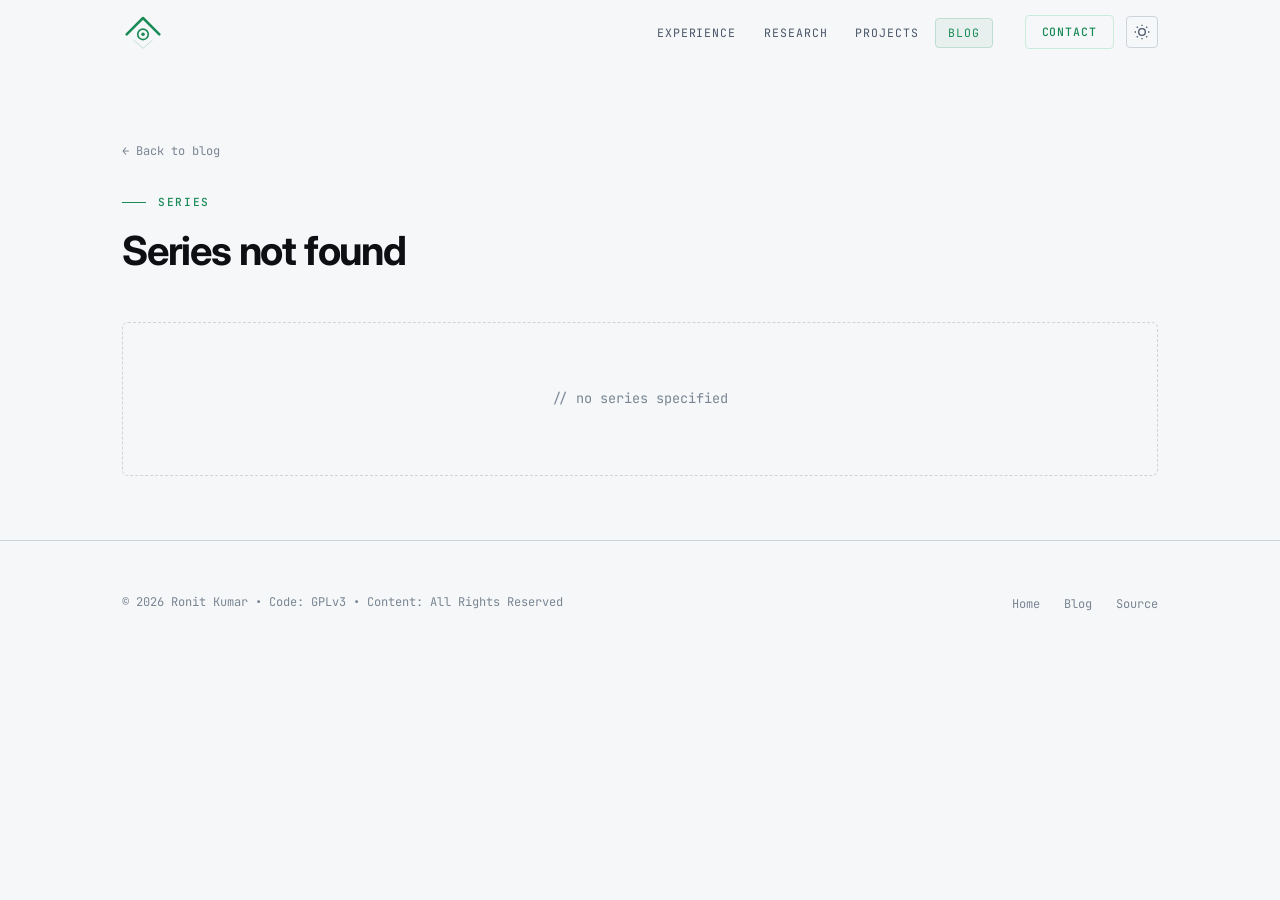
<file: series.html>
<!DOCTYPE html>
<html lang="en">
<head>
  <meta charset="UTF-8">
  <meta name="viewport" content="width=device-width, initial-scale=1.0">
  <title>Series — Ronit Kumar</title>
  <meta name="description" content="Multi-part blog series.">
  <link rel="stylesheet" href="css/style.css">
  <link rel="icon" href="data:image/svg+xml,<svg xmlns='http://www.w3.org/2000/svg' viewBox='0 0 36 36' fill='none' stroke='%2348d597' stroke-linecap='round' stroke-linejoin='round'><path d='M4 20 L18 6 L32 20' stroke-width='2.5'/><circle cx='18' cy='20' r='4.5' stroke-width='1.5'/><circle cx='18' cy='20' r='1.5' fill='%2348d597'/><path d='M10 25 L18 32 L26 25' stroke-width='0.8' opacity='0.3'/></svg>">
  <script>(function(){var t=localStorage.getItem('theme')||'light';document.documentElement.setAttribute('data-theme',t);})();</script>
</head>
<body>
  <nav>
    <div class="nav-inner">
      <a href="index.html" class="nav-logo" title="RK">
        <svg viewBox="0 0 36 36" fill="none" stroke="currentColor" stroke-linecap="round" stroke-linejoin="round">
          <path d="M4 20 L18 6 L32 20" stroke-width="2.2"/>
          <circle cx="18" cy="20" r="4.5" stroke-width="1.4"/>
          <circle cx="18" cy="20" r="1.5" fill="currentColor" stroke="none"/>
          <path d="M10 25 L18 32 L26 25" stroke-width="0.8" opacity="0.25"/>
        </svg>
      </a>
      <ul class="nav-links" id="navLinks">
        <li><a href="index.html#experience">Experience</a></li>
        <li><a href="publications.html">Research</a></li>
        <li><a href="projects.html">Projects</a></li>
        <li><a href="blog.html" class="active">Blog</a></li>
      </ul>
      <div class="nav-right">
        <a href="mailto:ronit.kumar710.nr@gmail.com" class="nav-contact">Contact</a>
        <button class="theme-toggle" id="themeToggle" title="Toggle theme">
          <svg class="icon-moon" viewBox="0 0 24 24" fill="none" stroke="currentColor" stroke-width="2"><path d="M21 12.79A9 9 0 1 1 11.21 3 7 7 0 0 0 21 12.79z"/></svg>
          <svg class="icon-sun" viewBox="0 0 24 24" fill="none" stroke="currentColor" stroke-width="2"><circle cx="12" cy="12" r="5"/><line x1="12" y1="1" x2="12" y2="3"/><line x1="12" y1="21" x2="12" y2="23"/><line x1="4.22" y1="4.22" x2="5.64" y2="5.64"/><line x1="18.36" y1="18.36" x2="19.78" y2="19.78"/><line x1="1" y1="12" x2="3" y2="12"/><line x1="21" y1="12" x2="23" y2="12"/><line x1="4.22" y1="19.78" x2="5.64" y2="18.36"/><line x1="18.36" y1="5.64" x2="19.78" y2="4.22"/></svg>
        </button>
        <button class="nav-mobile-toggle" id="navToggle" aria-label="Toggle menu">
          <svg viewBox="0 0 24 24" fill="none" stroke="currentColor" stroke-width="2"><line x1="3" y1="6" x2="21" y2="6"/><line x1="3" y1="12" x2="21" y2="12"/><line x1="3" y1="18" x2="21" y2="18"/></svg>
        </button>
      </div>
    </div>
  </nav>

  <section class="page-header">
    <div class="container">
      <a href="blog.html" class="post-back">&larr; Back to blog</a>
      <div class="section-label">Series</div>
      <h1 class="page-title" id="seriesTitle">Loading&hellip;</h1>
      <p class="page-intro" id="seriesIntro"></p>
      <div class="series-list" id="seriesList">
        <div class="blog-empty"><p>// loading series...</p></div>
      </div>
    </div>
  </section>

  <footer>
    <div class="container footer-inner">
      <div class="footer-left">&copy; 2026 Ronit Kumar &bull; Code: GPLv3 &bull; Content: All Rights Reserved</div>
      <ul class="footer-links">
        <li><a href="index.html">Home</a></li>
        <li><a href="blog.html">Blog</a></li>
        <li><a href="https://github.com/Huloiarnata/Portfolio" target="_blank" rel="noopener">Source</a></li>
      </ul>
    </div>
  </footer>

  <script src="js/main.js"></script>
</body>
</html>
</file>
<file: css/style.css>
@import url('https://fonts.googleapis.com/css2?family=Inter:wght@300;400;500;600;700&family=JetBrains+Mono:wght@300;400;500;600&display=swap');

/* ===== DARK THEME (default) ===== */
:root {
  --bg-primary: #080f11;
  --bg-secondary: #0c1417;
  --bg-surface: #111b1f;
  --bg-elevated: #162025;
  --border: #1e2e33;
  --border-subtle: #152228;
  --accent: #48d597;
  --accent-dim: #2a7d59;
  --accent-glow: rgba(72, 213, 151, 0.08);
  --accent-glow-strong: rgba(72, 213, 151, 0.15);
  --text-primary: #e7e8e9;
  --text-secondary: #9ba2a8;
  --text-tertiary: #5e6b73;
  --text-heading: #ffffff;
  --link: #48d597;
  --link-hover: #6ee0af;
  --nav-bg: rgba(8, 15, 17, 0.7);
  --nav-bg-solid: rgba(8, 15, 17, 0.92);
  --glow: 0 0 20px rgba(72, 213, 151, 0.1);
  --glow-strong: 0 0 30px rgba(72, 213, 151, 0.2);
  --mono: 'JetBrains Mono', 'SF Mono', 'Fira Mono', 'Cascadia Code', monospace;
  --sans: 'Inter', -apple-system, BlinkMacSystemFont, 'Segoe UI', system-ui, sans-serif;
  --max-width: 1100px;
  --section-gap: 7rem;
  color-scheme: dark;
}

/* ===== LIGHT THEME ===== */
[data-theme="light"] {
  --bg-primary: #f5f7f8;
  --bg-secondary: #ffffff;
  --bg-surface: #edf0f2;
  --bg-elevated: #e4e8eb;
  --border: #cdd4da;
  --border-subtle: #dde2e7;
  --accent: #1a8a56;
  --accent-dim: #c8edda;
  --accent-glow: rgba(26, 138, 86, 0.06);
  --accent-glow-strong: rgba(26, 138, 86, 0.12);
  --text-primary: #1a1d21;
  --text-secondary: #4a5568;
  --text-tertiary: #7a8694;
  --text-heading: #0d0f12;
  --link: #1a8a56;
  --link-hover: #15724a;
  --nav-bg: rgba(245, 247, 248, 0.7);
  --nav-bg-solid: rgba(245, 247, 248, 0.95);
  --glow: 0 0 20px rgba(26, 138, 86, 0.08);
  --glow-strong: 0 0 30px rgba(26, 138, 86, 0.15);
  color-scheme: light;
}

/* ===== RESET ===== */
*, *::before, *::after { margin: 0; padding: 0; box-sizing: border-box; }
::selection { background: var(--accent); color: var(--bg-primary); }
html { scroll-behavior: smooth; font-size: 16px; }

body {
  font-family: var(--sans);
  background: var(--bg-primary);
  color: var(--text-primary);
  line-height: 1.7;
  -webkit-font-smoothing: antialiased;
  -moz-osx-font-smoothing: grayscale;
  transition: background 0.4s ease, color 0.3s ease;
  hyphens: auto;
  -webkit-hyphens: auto;
}

/* Justified text: hyphens keep word spacing tight, prevent long-word runs */
.hero-bio,
.pub-desc,
.paper-desc,
.project-desc,
.blog-card-excerpt,
.timeline-points li,
.prose p,
.prose li,
.page-intro { text-align: justify; hyphens: auto; -webkit-hyphens: auto; }

/* ===== SCANLINE OVERLAY ===== */
body::after {
  content: '';
  position: fixed;
  inset: 0;
  pointer-events: none;
  z-index: 9999;
  background: repeating-linear-gradient(0deg, transparent, transparent 2px, rgba(0,0,0,0.03) 2px, rgba(0,0,0,0.03) 4px);
  opacity: 0.4;
}
[data-theme="light"] body::after { opacity: 0; }

/* ===== METEOR SHOWER ===== */
.meteors {
  position: absolute;
  inset: 0;
  overflow: hidden;
  pointer-events: none;
  z-index: 0;
}

/* Shooting-star meteor: accent-colored streak, rotated so tail is upper-left and head lower-right */
.meteor {
  position: absolute;
  width: 2px;
  background: linear-gradient(to bottom, transparent, rgba(72, 213, 151, 0.12), rgba(72, 213, 151, 0.5), rgba(72, 213, 151, 0.8));
  border-radius: 999px;
  animation: meteor-fall linear infinite;
  opacity: 0;
  transform-origin: bottom center;
  filter: blur(0.3px);
}

.meteor::after {
  content: '';
  position: absolute;
  bottom: -1px;
  left: 50%;
  transform: translateX(-50%);
  width: 4px;
  height: 4px;
  border-radius: 50%;
  background: rgba(72, 213, 151, 0.9);
  box-shadow: 0 0 6px rgba(72, 213, 151, 0.6), 0 0 12px rgba(72, 213, 151, 0.3);
}

/* rotate(-45deg) makes tail point upper-left and head lower-right, matching the diagonal motion */
@keyframes meteor-fall {
  0%   { transform: translate3d(0, -180px, 0) rotate(-45deg); opacity: 0; }
  6%   { opacity: 0.45; }
  90%  { opacity: 0.35; }
  100% { transform: translate3d(60vw, 105vh, 0) rotate(-45deg); opacity: 0; }
}

[data-theme="light"] .meteor {
  background: linear-gradient(to bottom, transparent, rgba(26, 138, 86, 0.08), rgba(26, 138, 86, 0.35), rgba(26, 138, 86, 0.6));
}
[data-theme="light"] .meteor::after {
  background: rgba(26, 138, 86, 0.7);
  box-shadow: 0 0 6px rgba(26, 138, 86, 0.4), 0 0 12px rgba(26, 138, 86, 0.2);
}
[data-theme="light"] .meteors { opacity: 0.6; }

/* ===== SATELLITE (slow drift across the hero) ===== */
.satellite {
  position: absolute;
  top: 22%;
  left: -80px;
  width: 44px;
  height: 30px;
  color: var(--accent);
  opacity: 0;
  animation: satellite-drift 32s linear infinite, satellite-tumble 12s ease-in-out infinite;
  animation-delay: 4s, 0s;
  pointer-events: none;
  z-index: 1;
  filter: drop-shadow(0 0 6px rgba(72, 213, 151, 0.35));
}
.satellite svg { width: 100%; height: 100%; display: block; }
@keyframes satellite-drift {
  0%   { transform: translateX(0)     translateY(0);    opacity: 0; }
  4%   { opacity: 0.85; }
  50%  { transform: translateX(52vw)  translateY(-32px); opacity: 0.85; }
  96%  { opacity: 0.85; }
  100% { transform: translateX(115vw) translateY(-64px); opacity: 0; }
}
@keyframes satellite-tumble {
  0%, 100% { rotate: -4deg; }
  50%      { rotate: 6deg;  }
}
[data-theme="dark"] .satellite { filter: drop-shadow(0 0 6px rgba(72, 213, 151, 0.35)); }
.satellite { filter: drop-shadow(0 0 4px rgba(26, 138, 86, 0.25)); }

/* ===== NAVIGATION ===== */
nav {
  position: fixed;
  top: 0;
  left: 0;
  right: 0;
  z-index: 1000;
  background: var(--nav-bg);
  backdrop-filter: blur(20px);
  -webkit-backdrop-filter: blur(20px);
  border-bottom: 1px solid transparent;
  transition: background 0.3s, border-color 0.3s, box-shadow 0.3s;
}

nav.scrolled {
  background: var(--nav-bg-solid);
  border-bottom-color: var(--border-subtle);
  box-shadow: 0 4px 30px rgba(0,0,0,0.08);
}

.nav-inner {
  max-width: var(--max-width);
  margin: 0 auto;
  padding: 0 2rem;
  height: 64px;
  display: flex;
  align-items: center;
  gap: 2rem;
}

.nav-logo {
  display: flex;
  align-items: center;
  text-decoration: none;
  color: var(--accent);
  transition: filter 0.3s, transform 0.3s;
  flex-shrink: 0;
}

.nav-logo:hover {
  filter: drop-shadow(0 0 10px var(--accent));
  transform: scale(1.08);
}

.nav-logo svg { width: 42px; height: 42px; }

.nav-links {
  display: flex;
  align-items: center;
  gap: 0.25rem;
  list-style: none;
  margin-left: auto;
}

.nav-links a {
  font-family: var(--mono);
  font-size: 0.72rem;
  font-weight: 400;
  color: var(--text-secondary);
  text-decoration: none;
  text-transform: uppercase;
  letter-spacing: 0.08em;
  padding: 0.4rem 0.75rem;
  border-radius: 4px;
  transition: all 0.25s ease;
}

.nav-links a:hover { color: var(--text-heading); background: var(--accent-glow); }
.nav-links a.active { color: var(--accent); background: var(--accent-glow); border: 1px solid rgba(72, 213, 151, 0.15); }
[data-theme="light"] .nav-links a.active { border-color: rgba(26, 138, 86, 0.2); }

.nav-right { display: flex; align-items: center; gap: 0.75rem; }

.nav-contact {
  font-family: var(--mono);
  font-size: 0.72rem;
  font-weight: 500;
  color: var(--accent);
  text-decoration: none;
  text-transform: uppercase;
  letter-spacing: 0.08em;
  padding: 0.4rem 1rem;
  border: 1px solid var(--accent-dim);
  border-radius: 4px;
  transition: all 0.3s ease;
}

.nav-contact:hover {
  background: var(--accent);
  color: var(--bg-primary);
  box-shadow: 0 0 20px rgba(72, 213, 151, 0.25);
  transform: translateY(-1px);
}

.theme-toggle {
  background: none;
  border: 1px solid var(--border);
  border-radius: 4px;
  color: var(--text-secondary);
  cursor: pointer;
  padding: 0.35rem;
  display: flex;
  align-items: center;
  justify-content: center;
  transition: all 0.25s;
  width: 32px;
  height: 32px;
}

.theme-toggle:hover { border-color: var(--accent-dim); color: var(--accent); transform: rotate(15deg); }
.theme-toggle svg { width: 16px; height: 16px; }
.theme-toggle .icon-sun { display: none; }
.theme-toggle .icon-moon { display: block; }
[data-theme="light"] .theme-toggle .icon-sun { display: block; }
[data-theme="light"] .theme-toggle .icon-moon { display: none; }

.nav-mobile-toggle { display: none; background: none; border: none; color: var(--text-secondary); cursor: pointer; padding: 0.5rem; }
.nav-mobile-toggle svg { width: 24px; height: 24px; }

/* ===== LAYOUT ===== */
.container { max-width: var(--max-width); margin: 0 auto; padding: 0 2rem; }
section { padding: var(--section-gap) 0; position: relative; z-index: 1; }
section:nth-of-type(even) { background: var(--bg-secondary); }

.section-label {
  font-family: var(--mono);
  font-size: 0.7rem;
  font-weight: 500;
  text-transform: uppercase;
  letter-spacing: 0.15em;
  color: var(--accent);
  margin-bottom: 1rem;
  display: flex;
  align-items: center;
  gap: 0.75rem;
}

.section-label::before { content: ''; width: 24px; height: 1px; background: var(--accent); }

.section-title {
  font-family: var(--sans);
  font-size: 2rem;
  font-weight: 600;
  color: var(--text-heading);
  margin-bottom: 3rem;
  letter-spacing: -0.03em;
}

/* ===== HERO ===== */
.hero {
  min-height: 100vh;
  display: flex;
  align-items: center;
  position: relative;
  overflow: hidden;
  padding-top: 64px;
  z-index: 1;
}

.hero-grid {
  position: absolute;
  inset: 0;
  background-image:
    linear-gradient(var(--border-subtle) 1px, transparent 1px),
    linear-gradient(90deg, var(--border-subtle) 1px, transparent 1px);
  background-size: 60px 60px;
  opacity: 0.3;
  mask-image: radial-gradient(ellipse at 30% 50%, black 20%, transparent 70%);
  -webkit-mask-image: radial-gradient(ellipse at 30% 50%, black 20%, transparent 70%);
}

.hero-glow {
  position: absolute;
  top: 15%;
  right: 5%;
  width: 500px;
  height: 500px;
  background: radial-gradient(circle, var(--accent-glow-strong) 0%, transparent 70%);
  border-radius: 50%;
  animation: float 10s ease-in-out infinite;
  pointer-events: none;
}

@keyframes float {
  0%, 100% { transform: translate(0, 0) scale(1); }
  33% { transform: translate(-20px, 15px) scale(1.05); }
  66% { transform: translate(10px, -10px) scale(0.95); }
}

.hero-layout {
  display: grid;
  grid-template-columns: 1fr 340px;
  gap: 4rem;
  align-items: center;
  position: relative;
  z-index: 1;
}

.hero-tagline {
  font-family: var(--mono);
  font-size: 0.75rem;
  text-transform: uppercase;
  letter-spacing: 0.15em;
  color: var(--accent);
  margin-bottom: 1.5rem;
  display: flex;
  align-items: center;
  gap: 0.75rem;
}

.hero-tagline::before { content: ''; width: 32px; height: 1px; background: var(--accent); }

.hero-name {
  font-family: var(--sans);
  font-size: clamp(3rem, 7vw, 4.5rem);
  font-weight: 700;
  color: var(--text-heading);
  letter-spacing: -0.04em;
  line-height: 1.05;
  margin-bottom: 0.5rem;
}

.hero-title {
  font-size: clamp(1.05rem, 2.5vw, 1.35rem);
  font-weight: 300;
  color: var(--text-secondary);
  letter-spacing: -0.02em;
  margin-bottom: 1.5rem;
}

.hero-bio {
  max-width: 500px;
  font-size: 0.93rem;
  color: var(--text-secondary);
  line-height: 1.8;
  margin-bottom: 1.5rem;
  text-align: justify;
}

/* Hero quick facts (education + skills inline) */
.hero-facts {
  display: flex;
  flex-wrap: wrap;
  gap: 0.5rem;
  margin-bottom: 1.5rem;
  max-width: 500px;
}

.hero-fact {
  font-family: var(--mono);
  font-size: 0.65rem;
  color: var(--text-tertiary);
  padding: 0.2rem 0.55rem;
  border: 1px solid var(--border);
  border-radius: 3px;
  text-transform: uppercase;
  letter-spacing: 0.04em;
}

.hero-fact.highlight {
  color: var(--accent);
  border-color: var(--accent-dim);
  background: var(--accent-glow);
}

.hero-links {
  display: flex;
  align-items: center;
  gap: 0.75rem;
  flex-wrap: wrap;
}

.hero-link {
  display: inline-flex;
  align-items: center;
  gap: 0.45rem;
  font-family: var(--mono);
  font-size: 0.73rem;
  color: var(--text-secondary);
  text-decoration: none;
  padding: 0.4rem 0.85rem;
  border: 1px solid var(--border);
  border-radius: 4px;
  transition: all 0.3s ease;
}

.hero-link:hover {
  color: var(--accent);
  border-color: var(--accent-dim);
  background: var(--accent-glow);
  box-shadow: var(--glow);
  transform: translateY(-2px);
}

.hero-link svg { width: 14px; height: 14px; }

.hero-status {
  margin-top: 1.5rem;
  display: flex;
  align-items: center;
  gap: 0.75rem;
  font-family: var(--mono);
  font-size: 0.72rem;
  color: var(--text-tertiary);
}

.status-dot {
  width: 6px;
  height: 6px;
  border-radius: 50%;
  background: var(--accent);
  box-shadow: 0 0 8px var(--accent);
  animation: pulse 2s ease-in-out infinite;
}

@keyframes pulse {
  0%, 100% { opacity: 1; box-shadow: 0 0 8px var(--accent); }
  50% { opacity: 0.4; box-shadow: 0 0 2px var(--accent); }
}

/* Profile photo */
.hero-aside { display: flex; flex-direction: column; gap: 1.25rem; }

.hero-photo {
  position: relative;
  border-radius: 12px;
  overflow: hidden;
  border: 1px solid var(--border);
  box-shadow: 0 12px 50px rgba(0,0,0,0.3);
  transition: transform 0.4s ease, box-shadow 0.4s ease;
  height: 380px;
}

.hero-photo:hover {
  transform: translateY(-6px) scale(1.02);
  box-shadow: 0 20px 60px rgba(0,0,0,0.4), var(--glow-strong);
}

.hero-photo img {
  display: block;
  width: 100%;
  height: 100%;
  object-fit: cover;
  object-position: center 20%;
  filter: contrast(1.05) saturate(0.9);
  transition: filter 0.4s;
}

.hero-photo:hover img { filter: contrast(1.1) saturate(1); }

.hero-photo::after {
  content: '';
  position: absolute;
  inset: 0;
  background: linear-gradient(180deg, transparent 50%, rgba(8, 15, 17, 0.4) 100%);
  pointer-events: none;
}

/* Education under photo */
.hero-edu {
  display: flex;
  align-items: center;
  gap: 0.85rem;
  padding: 0.75rem 1rem;
  border: 1px solid var(--border);
  border-radius: 8px;
  background: var(--bg-surface);
  transition: border-color 0.3s, box-shadow 0.3s;
}

.hero-edu:hover { border-color: var(--accent-dim); box-shadow: var(--glow); }

.hero-edu-icon {
  flex-shrink: 0;
  width: 32px;
  height: 32px;
  display: flex;
  align-items: center;
  justify-content: center;
  color: var(--accent);
  background: var(--accent-glow);
  border-radius: 6px;
}

.hero-edu-icon svg { width: 18px; height: 18px; }

.hero-edu-info { flex: 1; min-width: 0; }
.hero-edu-degree { font-size: 0.8rem; font-weight: 500; color: var(--text-heading); line-height: 1.3; }
.hero-edu-school { font-family: var(--mono); font-size: 0.6rem; color: var(--text-tertiary); margin-top: 0.1rem; }

.hero-edu-gpa {
  flex-shrink: 0;
  font-family: var(--mono);
  font-size: 1.1rem;
  font-weight: 700;
  color: var(--accent);
  line-height: 1;
  text-align: right;
}

.hero-edu-gpa span {
  display: block;
  font-size: 0.5rem;
  font-weight: 400;
  color: var(--text-tertiary);
  letter-spacing: 0.1em;
  margin-top: 0.15rem;
}

/* ===== EXPERIENCE ===== */
.timeline { position: relative; }

.timeline-item {
  position: relative;
  padding: 2rem 0 2rem 2rem;
  border-left: 1px solid var(--border);
  transition: border-color 0.3s;
}

.timeline-item.current { border-left: 2px solid var(--accent-dim); }

.timeline-item.current::before {
  content: '';
  position: absolute;
  left: -5px;
  top: 2.5rem;
  width: 8px;
  height: 8px;
  border-radius: 50%;
  background: var(--accent);
  border: 2px solid var(--bg-primary);
  box-shadow: 0 0 10px var(--accent);
}

.timeline-item.past { border-left: 1px dashed var(--border); }

.timeline-item.past::before {
  content: '';
  position: absolute;
  left: -4px;
  top: 2.5rem;
  width: 7px;
  height: 7px;
  border-radius: 50%;
  background: var(--text-tertiary);
  border: 2px solid var(--bg-primary);
}

.timeline-item:last-child { border-left-color: transparent; }

.timeline-header { display: flex; align-items: baseline; gap: 1rem; flex-wrap: wrap; margin-bottom: 0.5rem; }
.timeline-company { font-size: 1.25rem; font-weight: 600; color: var(--text-heading); }
.timeline-separator { color: var(--text-tertiary); font-weight: 300; }
.timeline-role { font-size: 1rem; font-weight: 400; color: var(--text-secondary); }

.timeline-meta {
  font-family: var(--mono);
  font-size: 0.75rem;
  color: var(--text-tertiary);
  text-transform: uppercase;
  letter-spacing: 0.05em;
  margin-bottom: 1rem;
}

.timeline-points { list-style: none; display: flex; flex-direction: column; gap: 0.75rem; }

.timeline-points li {
  position: relative;
  padding-left: 1.25rem;
  font-size: 0.95rem;
  color: var(--text-secondary);
  line-height: 1.7;
  text-align: justify;
}

.timeline-points li::before {
  content: '>';
  position: absolute;
  left: 0;
  color: var(--accent);
  font-family: var(--mono);
  font-size: 0.8rem;
}

.timeline-badge {
  display: inline-flex;
  align-items: center;
  gap: 0.4rem;
  font-family: var(--mono);
  font-size: 0.7rem;
  padding: 0.25rem 0.75rem;
  background: var(--accent-glow);
  border: 1px solid var(--accent-dim);
  border-radius: 3px;
  color: var(--accent);
  margin-top: 0.75rem;
  text-transform: uppercase;
  letter-spacing: 0.05em;
}

.timeline-links { display: flex; gap: 0.5rem; margin-top: 0.75rem; flex-wrap: wrap; }

.timeline-link {
  display: inline-flex;
  align-items: center;
  gap: 0.35rem;
  font-family: var(--mono);
  font-size: 0.68rem;
  color: var(--text-tertiary);
  text-decoration: none;
  padding: 0.2rem 0.6rem;
  border: 1px solid var(--border);
  border-radius: 3px;
  transition: all 0.25s;
  text-transform: uppercase;
  letter-spacing: 0.04em;
}

.timeline-link:hover { color: var(--accent); border-color: var(--accent-dim); background: var(--accent-glow); }
.timeline-link svg { width: 12px; height: 12px; }

/* ===== PUBLICATIONS ===== */
.pub-grid {
  display: flex;
  flex-direction: column;
  gap: 1px;
  background: var(--border-subtle);
  border: 1px solid var(--border);
  border-radius: 6px;
  overflow: hidden;
}

.pub-item {
  display: grid;
  grid-template-columns: 1fr auto;
  gap: 1rem;
  align-items: start;
  padding: 1.5rem 2rem;
  background: var(--bg-primary);
  transition: all 0.3s ease;
}

section:nth-of-type(even) .pub-item,
section:nth-of-type(even) .paper-item,
section:nth-of-type(even) .skill-category,
section:nth-of-type(even) .edu-card,
section:nth-of-type(even) .project-card {
  background: var(--bg-secondary);
}

.pub-item:hover { background: var(--bg-surface); box-shadow: inset 3px 0 0 var(--accent); }
.pub-title { font-size: 1.05rem; font-weight: 500; color: var(--text-heading); margin-bottom: 0.35rem; line-height: 1.4; }
.pub-venue { font-family: var(--mono); font-size: 0.7rem; text-transform: uppercase; letter-spacing: 0.08em; color: var(--accent); margin-bottom: 0.35rem; }
.pub-desc { font-size: 0.9rem; color: var(--text-secondary); line-height: 1.6; text-align: justify; }

.pub-status {
  font-family: var(--mono);
  font-size: 0.65rem;
  padding: 0.2rem 0.6rem;
  border: 1px solid var(--border);
  border-radius: 3px;
  color: var(--text-tertiary);
  text-transform: uppercase;
  letter-spacing: 0.05em;
  white-space: nowrap;
  align-self: center;
}

.pub-status.published { border-color: var(--accent-dim); color: var(--accent); }

.pub-link {
  display: inline-flex;
  align-items: center;
  gap: 0.4rem;
  margin-top: 0.85rem;
  font-family: var(--mono);
  font-size: 0.7rem;
  color: var(--accent);
  text-decoration: none;
  padding: 0.3rem 0.7rem;
  border: 1px solid var(--accent-dim);
  border-radius: 3px;
  text-transform: uppercase;
  letter-spacing: 0.06em;
  transition: all 0.25s;
}
.pub-link:hover { background: var(--accent); color: var(--bg-primary); box-shadow: var(--glow); }
.pub-link svg { width: 12px; height: 12px; }

/* ===== PAPERS ===== */
.sub-section { margin-top: 4rem; }
.sub-section-title { font-size: 1.4rem; font-weight: 600; color: var(--text-heading); margin-bottom: 2rem; letter-spacing: -0.02em; }

.papers-list {
  display: flex;
  flex-direction: column;
  gap: 1px;
  background: var(--border-subtle);
  border: 1px solid var(--border);
  border-radius: 6px;
  overflow: hidden;
}

.paper-item {
  display: grid;
  grid-template-columns: 1fr auto;
  gap: 1rem;
  padding: 1.25rem 1.75rem;
  background: var(--bg-primary);
  transition: all 0.3s ease;
  text-decoration: none;
  color: inherit;
  align-items: center;
}

.paper-item:hover { background: var(--bg-surface); }
.paper-title { font-size: 0.95rem; font-weight: 500; color: var(--text-heading); margin-bottom: 0.2rem; }
.paper-authors { font-size: 0.8rem; color: var(--text-tertiary); }
.paper-tag { font-family: var(--mono); font-size: 0.6rem; padding: 0.15rem 0.5rem; border: 1px solid var(--border); border-radius: 3px; color: var(--text-tertiary); text-transform: uppercase; white-space: nowrap; }

/* ===== PROJECTS ===== */
.project-grid {
  display: grid;
  grid-template-columns: repeat(auto-fill, minmax(300px, 1fr));
  gap: 1.5rem;
}

.project-card {
  border: 1px solid var(--border);
  border-radius: 8px;
  overflow: hidden;
  background: var(--bg-secondary);
  transition: all 0.35s ease;
  text-decoration: none;
  color: inherit;
  display: flex;
  flex-direction: column;
}

.project-card:hover { border-color: var(--accent-dim); transform: translateY(-3px); box-shadow: var(--glow-strong); }

.project-card-img {
  height: 120px;
  position: relative;
  overflow: hidden;
}

.project-card-img-inner {
  width: 100%;
  height: 100%;
  background: linear-gradient(135deg, var(--bg-elevated) 0%, var(--bg-surface) 100%);
  display: flex;
  align-items: center;
  justify-content: center;
  font-family: var(--mono);
  font-size: 2.5rem;
  color: var(--text-tertiary);
  opacity: 0.3;
  transition: opacity 0.3s;
}

.project-card:hover .project-card-img-inner { opacity: 0.5; }

.project-card-body { padding: 1.25rem 1.5rem 1.5rem; display: flex; flex-direction: column; flex: 1; }

.project-card-header { display: flex; align-items: center; justify-content: space-between; margin-bottom: 0.5rem; }

.project-status {
  font-family: var(--mono);
  font-size: 0.6rem;
  padding: 0.15rem 0.5rem;
  border-radius: 3px;
  text-transform: uppercase;
  letter-spacing: 0.06em;
  font-weight: 500;
}

.project-status.active { background: rgba(72, 213, 151, 0.12); color: #48d597; border: 1px solid rgba(72, 213, 151, 0.3); }
.project-status.in-progress { background: rgba(251, 191, 36, 0.12); color: #fbbf24; border: 1px solid rgba(251, 191, 36, 0.3); }
.project-status.planned { background: rgba(96, 165, 250, 0.12); color: #60a5fa; border: 1px solid rgba(96, 165, 250, 0.3); }
.project-status.archived { background: rgba(147, 157, 169, 0.06); color: var(--text-tertiary); border: 1px solid var(--border); opacity: 0.7; }

.project-name { font-size: 1.05rem; font-weight: 600; color: var(--text-heading); margin-bottom: 0.35rem; }
.project-desc { font-size: 0.85rem; color: var(--text-secondary); line-height: 1.6; flex: 1; margin-bottom: 1rem; text-align: justify; }

.project-footer { display: flex; align-items: center; justify-content: space-between; gap: 0.75rem; }
.project-lang { display: flex; align-items: center; gap: 0.35rem; font-family: var(--mono); font-size: 0.7rem; color: var(--text-tertiary); }
.lang-dot { width: 8px; height: 8px; border-radius: 50%; flex-shrink: 0; }
.project-stars { font-family: var(--mono); font-size: 0.7rem; color: var(--text-tertiary); display: flex; align-items: center; gap: 0.25rem; }
.project-link-btn {
  display: inline-flex;
  align-items: center;
  gap: 0.3rem;
  font-family: var(--mono);
  font-size: 0.65rem;
  text-transform: uppercase;
  letter-spacing: 0.05em;
  color: var(--text-tertiary);
  padding: 0.25rem 0.6rem;
  border: 1px solid var(--border);
  border-radius: 3px;
  transition: all 0.25s;
}

.project-card:hover .project-link-btn { color: var(--accent); border-color: var(--accent-dim); }
.project-link-btn svg { width: 12px; height: 12px; }

.project-tags { display: flex; flex-wrap: wrap; gap: 0.4rem; }
.tag { font-family: var(--mono); font-size: 0.6rem; padding: 0.15rem 0.5rem; background: var(--bg-elevated); border: 1px solid var(--border); border-radius: 3px; color: var(--text-tertiary); text-transform: uppercase; letter-spacing: 0.05em; }

/* ===== BLOG ===== */
.blog-grid { display: grid; grid-template-columns: repeat(auto-fill, minmax(320px, 1fr)); gap: 1.5rem; }

.blog-card {
  border: 1px solid var(--border);
  border-radius: 6px;
  overflow: hidden;
  background: var(--bg-secondary);
  transition: all 0.35s ease;
  text-decoration: none;
  display: flex;
  flex-direction: column;
}

.blog-card:hover { border-color: var(--accent-dim); background: var(--bg-surface); transform: translateY(-3px); box-shadow: var(--glow-strong); }

.blog-card-img {
  height: 100px;
  position: relative;
  overflow: hidden;
}

.blog-card-img-inner {
  width: 100%;
  height: 100%;
  background: linear-gradient(135deg, var(--bg-elevated) 0%, var(--bg-surface) 100%);
  display: flex;
  align-items: center;
  justify-content: center;
  font-family: var(--mono);
  font-size: 1.8rem;
  color: var(--text-tertiary);
  opacity: 0.25;
  transition: opacity 0.3s;
}

.blog-card:hover .blog-card-img-inner { opacity: 0.4; }

.blog-card-body { padding: 1.5rem 1.75rem 1rem; display: flex; flex-direction: column; gap: 0.5rem; flex: 1; }
.blog-card-title { font-size: 1.1rem; font-weight: 600; color: var(--text-heading); line-height: 1.4; }
.blog-card-excerpt { font-size: 0.88rem; color: var(--text-secondary); line-height: 1.6; text-align: justify; }
.blog-card-footer {
  display: flex;
  align-items: center;
  justify-content: space-between;
  gap: 0.75rem;
  flex-wrap: wrap;
  padding: 0 1.75rem 1.5rem;
  border-top: 1px solid var(--border-subtle);
  margin-top: 0.25rem;
  padding-top: 1rem;
}
.blog-card-meta { display: flex; align-items: center; gap: 0.6rem; flex-wrap: wrap; }
.blog-card-date { font-family: var(--mono); font-size: 0.65rem; color: var(--text-tertiary); text-transform: uppercase; letter-spacing: 0.08em; }
.blog-card-authors { font-family: var(--mono); font-size: 0.65rem; color: var(--text-tertiary); }
.blog-card-series {
  font-family: var(--mono);
  font-size: 0.6rem;
  color: var(--accent);
  padding: 0.1rem 0.45rem;
  border: 1px solid var(--accent-dim);
  border-radius: 3px;
  background: var(--accent-glow);
  text-transform: uppercase;
  letter-spacing: 0.06em;
}
.blog-card-tags { display: flex; gap: 0.35rem; flex-wrap: wrap; }

/* Series card: SERIES badge inline with title */
.blog-card-title-row {
  display: flex;
  align-items: baseline;
  gap: 0.55rem;
  flex-wrap: wrap;
}
.blog-card-title-row .blog-card-title { flex: 1; min-width: 0; }

/* Blog filter pills */
.blog-filter {
  display: flex;
  gap: 0.5rem;
  margin-bottom: 2rem;
}
.filter-btn {
  font-family: var(--mono);
  font-size: 0.68rem;
  letter-spacing: 0.08em;
  text-transform: uppercase;
  padding: 0.35rem 0.9rem;
  border: 1px solid var(--border);
  border-radius: 3px;
  background: transparent;
  color: var(--text-secondary);
  cursor: pointer;
  transition: border-color 0.2s, color 0.2s, background 0.2s;
}
.filter-btn:hover { border-color: var(--accent-dim); color: var(--accent); }
.filter-btn.active { border-color: var(--accent); color: var(--accent); background: var(--accent-glow); }

/* Crescent moon drifting right → left across hero */
.space-moon {
  position: absolute;
  top: 62%;
  right: -55px;
  width: 28px;
  height: 28px;
  opacity: 0;
  animation: moon-drift 52s linear infinite;
  animation-delay: 14s;
  pointer-events: none;
  z-index: 1;
}
.space-moon svg { width: 100%; height: 100%; display: block; }
@keyframes moon-drift {
  0%   { transform: translateX(0)       translateY(0);    opacity: 0; }
  4%   { opacity: 0.5; }
  50%  { transform: translateX(-58vw)   translateY(-15px); opacity: 0.5; }
  96%  { opacity: 0.5; }
  100% { transform: translateX(-118vw)  translateY(-30px); opacity: 0; }
}

/* Second smaller satellite */
.satellite-2 {
  position: absolute;
  top: 78%;
  left: -45px;
  width: 24px;
  height: 16px;
  color: var(--accent);
  opacity: 0;
  animation: satellite-drift 42s linear infinite, satellite-tumble 9s ease-in-out infinite;
  animation-delay: 22s, 3s;
  pointer-events: none;
  z-index: 1;
  filter: drop-shadow(0 0 4px rgba(120, 220, 170, 0.3));
}
.satellite-2 svg { width: 100%; height: 100%; display: block; }

/* Series bundle card on blog listing — green left border signals "series" */
.blog-series-card { position: relative; border-left: 4px solid var(--accent); }
.blog-series-card::after {
  content: '';
  position: absolute;
  inset: 0;
  border-radius: 6px;
  pointer-events: none;
  background: linear-gradient(135deg, transparent 60%, var(--accent-glow) 100%);
  opacity: 0;
  transition: opacity 0.3s;
}
.blog-series-card:hover::after { opacity: 1; }
.blog-card-img-series .blog-card-img-inner {
  background: linear-gradient(135deg, var(--accent-glow-strong) 0%, var(--accent-glow) 100%);
  color: var(--accent);
  opacity: 0.9;
  font-size: 1.4rem;
  gap: 0.5rem;
}
.series-parts-badge {
  font-family: var(--mono);
  font-size: 0.62rem;
  color: var(--accent);
  padding: 0.1rem 0.45rem;
  border: 1px solid var(--accent-dim);
  border-radius: 3px;
  background: var(--accent-glow);
  letter-spacing: 0.06em;
  text-transform: uppercase;
}

/* Series page: list of parts */
.series-list { display: flex; flex-direction: column; gap: 1rem; margin-top: 2rem; }
.series-part {
  display: grid;
  grid-template-columns: 100px 1fr auto;
  gap: 1.5rem;
  align-items: center;
  padding: 1.5rem 1.75rem;
  border: 1px solid var(--border);
  border-radius: 8px;
  background: var(--bg-secondary);
  text-decoration: none;
  color: inherit;
  transition: all 0.3s ease;
}
.series-part:hover {
  border-color: var(--accent-dim);
  background: var(--bg-surface);
  transform: translateX(4px);
  box-shadow: var(--glow);
}
.series-part-num {
  font-family: var(--mono);
  font-size: 0.72rem;
  text-transform: uppercase;
  letter-spacing: 0.1em;
  color: var(--accent);
  padding: 0.35rem 0.75rem;
  border: 1px solid var(--accent-dim);
  border-radius: 3px;
  background: var(--accent-glow);
  text-align: center;
  white-space: nowrap;
}
.series-part-title {
  font-size: 1.1rem;
  font-weight: 600;
  color: var(--text-heading);
  margin-bottom: 0.35rem;
  line-height: 1.35;
}
.series-part-excerpt {
  font-size: 0.88rem;
  color: var(--text-secondary);
  line-height: 1.6;
  margin-bottom: 0.5rem;
  text-align: justify;
  hyphens: auto;
}
.series-part-meta {
  display: flex;
  align-items: center;
  gap: 0.75rem;
  flex-wrap: wrap;
}
.series-part-date { font-family: var(--mono); font-size: 0.65rem; color: var(--text-tertiary); text-transform: uppercase; letter-spacing: 0.08em; }
.series-part-tags { display: flex; gap: 0.35rem; flex-wrap: wrap; }
.series-part-arrow {
  color: var(--text-tertiary);
  transition: color 0.25s, transform 0.25s;
}
.series-part-arrow svg { width: 20px; height: 20px; }
.series-part:hover .series-part-arrow { color: var(--accent); transform: translateX(4px); }
.series-authors { color: var(--accent); }

@media (max-width: 640px) {
  .series-part { grid-template-columns: 1fr; gap: 0.75rem; padding: 1.25rem 1.25rem; }
  .series-part-num { justify-self: start; }
  .series-part-arrow { display: none; }
}

.blog-empty { text-align: center; padding: 4rem 2rem; border: 1px dashed var(--border); border-radius: 6px; }
.blog-empty p { color: var(--text-tertiary); font-family: var(--mono); font-size: 0.85rem; }

.view-all-link { margin-top: 2rem; text-align: center; }
.view-all-link a { display: inline-flex; align-items: center; gap: 0.5rem; font-family: var(--mono); font-size: 0.75rem; color: var(--text-secondary); text-decoration: none; padding: 0.5rem 1rem; border: 1px solid var(--border); border-radius: 4px; transition: all 0.3s; }
.view-all-link a:hover { color: var(--accent); border-color: var(--accent-dim); background: var(--accent-glow); }
.view-all-link svg { width: 14px; height: 14px; }

/* ===== SKILLS ===== */
.skills-grid {
  display: grid;
  grid-template-columns: repeat(auto-fill, minmax(280px, 1fr));
  gap: 1px;
  background: var(--border-subtle);
  border: 1px solid var(--border);
  border-radius: 6px;
  overflow: hidden;
}

.skill-category { background: var(--bg-primary); padding: 1.75rem; transition: background 0.3s; }
.skill-category:hover { background: var(--bg-surface); }
.skill-category-name { font-family: var(--mono); font-size: 0.68rem; text-transform: uppercase; letter-spacing: 0.1em; color: var(--accent); margin-bottom: 0.85rem; padding-bottom: 0.6rem; border-bottom: 1px solid var(--border); }
.skill-list { display: flex; flex-wrap: wrap; gap: 0.4rem; }

.skill-item {
  font-family: var(--mono);
  font-size: 0.75rem;
  color: var(--text-secondary);
  padding: 0.25rem 0.6rem;
  background: var(--bg-elevated);
  border: 1px solid var(--border);
  border-radius: 3px;
  transition: all 0.25s ease;
}

.skill-item:hover { border-color: var(--accent-dim); color: var(--accent); box-shadow: var(--glow); transform: translateY(-1px); }

/* ===== EDUCATION ===== */
.edu-card {
  border: 1px solid var(--border);
  border-radius: 6px;
  background: var(--bg-primary);
  padding: 2.5rem;
  display: grid;
  grid-template-columns: 1fr auto;
  gap: 2rem;
  align-items: start;
  transition: box-shadow 0.3s;
}

.edu-card:hover { box-shadow: var(--glow); }
.edu-degree { font-size: 1.25rem; font-weight: 600; color: var(--text-heading); margin-bottom: 0.25rem; }
.edu-school { font-size: 1rem; color: var(--text-secondary); margin-bottom: 0.5rem; }
.edu-meta { font-family: var(--mono); font-size: 0.75rem; color: var(--text-tertiary); text-transform: uppercase; letter-spacing: 0.05em; }
.edu-gpa { text-align: right; }
.edu-gpa-value { font-family: var(--mono); font-size: 2rem; font-weight: 600; color: var(--accent); line-height: 1; text-shadow: 0 0 20px var(--accent-glow-strong); }
.edu-gpa-label { font-family: var(--mono); font-size: 0.7rem; color: var(--text-tertiary); text-transform: uppercase; letter-spacing: 0.08em; margin-top: 0.25rem; }
.edu-details { margin-top: 1.5rem; }
.edu-detail-group h4 { font-family: var(--mono); font-size: 0.7rem; text-transform: uppercase; letter-spacing: 0.08em; color: var(--accent); margin-bottom: 0.75rem; }
.edu-detail-group ul { list-style: none; display: flex; flex-wrap: wrap; gap: 0.4rem; }
.edu-detail-group li { font-family: var(--mono); font-size: 0.75rem; color: var(--text-secondary); padding: 0.2rem 0.6rem; background: var(--bg-elevated); border: 1px solid var(--border); border-radius: 3px; }

/* ===== GITHUB ===== */
.gh-section { padding: var(--section-gap) 0; border-top: 1px solid var(--border); position: relative; z-index: 1; }

.gh-graph-wrapper { display: flex; gap: 8px; overflow-x: auto; padding-bottom: 4px; margin-bottom: 2.5rem; }

.gh-day-labels { display: grid; grid-template-rows: repeat(7, 1fr); gap: 3px; }
.gh-day-labels span { height: 11px; display: flex; align-items: center; font-family: var(--mono); font-size: 0.5rem; color: var(--text-tertiary); }

#activityGraph { display: grid; grid-template-rows: repeat(7, 1fr); grid-auto-flow: column; gap: 3px; }

.activity-cell { width: 11px; height: 11px; border-radius: 2px; transition: transform 0.15s ease; }
.activity-cell:hover { transform: scale(1.4); outline: 1px solid var(--text-tertiary); }
.activity-cell.l0 { background: var(--bg-elevated); }
.activity-cell.l1 { background: rgba(72, 213, 151, 0.2); }
.activity-cell.l2 { background: rgba(72, 213, 151, 0.4); }
.activity-cell.l3 { background: rgba(72, 213, 151, 0.65); }
.activity-cell.l4 { background: var(--accent); box-shadow: 0 0 4px rgba(72, 213, 151, 0.3); }
[data-theme="light"] .activity-cell.l1 { background: rgba(26, 138, 86, 0.15); }
[data-theme="light"] .activity-cell.l2 { background: rgba(26, 138, 86, 0.3); }
[data-theme="light"] .activity-cell.l3 { background: rgba(26, 138, 86, 0.5); }
[data-theme="light"] .activity-cell.l4 { background: var(--accent); }

.gh-graph-legend { display: flex; align-items: center; gap: 3px; margin-top: 8px; margin-bottom: 3rem; font-family: var(--mono); font-size: 0.55rem; color: var(--text-tertiary); }
.gh-graph-legend span { margin: 0 4px; }
.gh-graph-legend .activity-cell { width: 11px; height: 11px; flex-shrink: 0; }

.gh-repos-grid {
  display: grid;
  grid-template-columns: repeat(auto-fill, minmax(300px, 1fr));
  gap: 1.5rem;
}

/* ===== FOOTER ===== */
footer { border-top: 1px solid var(--border); padding: 3rem 0; position: relative; z-index: 1; }
.footer-inner { display: flex; justify-content: space-between; align-items: center; flex-wrap: wrap; gap: 1rem; }
.footer-left { font-family: var(--mono); font-size: 0.75rem; color: var(--text-tertiary); }
.footer-links { display: flex; gap: 1.5rem; list-style: none; }
.footer-links a { font-family: var(--mono); font-size: 0.75rem; color: var(--text-tertiary); text-decoration: none; transition: color 0.2s; }
.footer-links a:hover { color: var(--accent); }

/* ===== POST PAGE ===== */
.post-header { padding-top: calc(64px + 4rem); padding-bottom: 2.5rem; border-bottom: 1px solid var(--border); margin-bottom: 3rem; }
.post-back { font-family: var(--mono); font-size: 0.75rem; color: var(--text-tertiary); text-decoration: none; display: inline-flex; align-items: center; gap: 0.5rem; margin-bottom: 2rem; transition: color 0.2s; }
.post-back:hover { color: var(--accent); }
.post-title { font-size: 2.4rem; font-weight: 700; color: var(--text-heading); letter-spacing: -0.03em; line-height: 1.15; margin-bottom: 1rem; max-width: 720px; text-wrap: balance; }
.post-meta { font-family: var(--mono); font-size: 0.72rem; color: var(--text-tertiary); text-transform: uppercase; letter-spacing: 0.08em; max-width: 720px; }
.post-series {
  display: inline-flex;
  align-items: center;
  gap: 0.4rem;
  font-family: var(--mono);
  font-size: 0.7rem;
  color: var(--accent);
  padding: 0.2rem 0.65rem;
  border: 1px solid var(--accent-dim);
  border-radius: 3px;
  background: var(--accent-glow);
  text-transform: uppercase;
  letter-spacing: 0.06em;
  text-decoration: none;
  margin-bottom: 1rem;
}
.post-series:hover { background: var(--accent); color: var(--bg-primary); }

/* Prev/next post navigation */
nav.post-nav, .post-nav {
  position: static;
  background: none;
  backdrop-filter: none;
  -webkit-backdrop-filter: none;
  border: none;
  box-shadow: none;
  display: grid;
  grid-template-columns: 1fr 1fr;
  gap: 1rem;
  margin-top: 4rem;
  padding-top: 2.5rem;
  border-top: 1px solid var(--border);
  margin-bottom: 3rem;
}
.post-nav-link {
  display: flex;
  flex-direction: column;
  gap: 0.35rem;
  padding: 1.25rem 1.5rem;
  border: 1px solid var(--border);
  border-radius: 6px;
  background: var(--bg-secondary);
  text-decoration: none;
  transition: all 0.25s ease;
  min-height: 84px;
}
.post-nav-link:hover { border-color: var(--accent-dim); background: var(--bg-surface); box-shadow: var(--glow); }
.post-nav-link.next { text-align: right; align-items: flex-end; }
.post-nav-label { font-family: var(--mono); font-size: 0.65rem; text-transform: uppercase; letter-spacing: 0.1em; color: var(--text-tertiary); }
.post-nav-title { font-size: 0.9rem; font-weight: 500; color: var(--text-heading); line-height: 1.4; }
.post-nav-empty { border-style: dashed; opacity: 0.4; pointer-events: none; }

/* ===== PAGE INTRO (blog/projects/papers/publications view-all headers) ===== */
.page-header { padding-top: calc(64px + 4.5rem); padding-bottom: 4rem; }
.page-title { font-size: 2.5rem; font-weight: 700; color: var(--text-heading); letter-spacing: -0.03em; line-height: 1.15; margin-bottom: 1rem; }
.page-intro { max-width: 620px; font-size: 0.95rem; color: var(--text-secondary); line-height: 1.8; margin-bottom: 3rem; }

/* ===== CONTRIBUTE CTA (bottom of blog page) ===== */
.contribute-cta {
  margin-top: 5rem;
  padding: 3rem 3.25rem 3.25rem;
  border: 1px solid var(--border);
  border-radius: 10px;
  background:
    radial-gradient(ellipse at top left, var(--accent-glow), transparent 60%),
    var(--bg-secondary);
  position: relative;
  overflow: hidden;
  width: 100%;
}
.contribute-cta::before {
  content: '';
  position: absolute;
  top: 0; left: 0;
  width: 3px; height: 100%;
  background: linear-gradient(180deg, var(--accent), transparent);
  animation: cta-rail 4s ease-in-out infinite;
}
@keyframes cta-rail {
  0%, 100% { opacity: 0.55; }
  50%      { opacity: 1; }
}
.contribute-cta-title {
  font-family: var(--sans);
  font-size: 1.7rem;
  font-weight: 700;
  color: var(--text-heading);
  letter-spacing: -0.02em;
  margin-bottom: 1rem;
  line-height: 1.2;
}
.contribute-cta-body {
  font-size: 0.95rem;
  color: var(--text-secondary);
  line-height: 1.8;
  margin-bottom: 1.75rem;
  max-width: 720px;
  text-align: justify;
  hyphens: auto;
}
.contribute-cta-steps {
  display: flex;
  gap: 1.5rem;
  flex-wrap: wrap;
  margin-bottom: 1.75rem;
}
.contribute-step {
  display: inline-flex;
  align-items: center;
  gap: 0.55rem;
  font-family: var(--mono);
  font-size: 0.78rem;
  color: var(--text-secondary);
}
.contribute-step a { color: var(--accent); text-decoration: none; border-bottom: 1px dashed var(--accent-dim); }
.contribute-step a:hover { border-bottom-style: solid; }
.contribute-step-num {
  display: inline-flex;
  align-items: center;
  justify-content: center;
  width: 22px;
  height: 22px;
  border-radius: 50%;
  background: var(--accent-glow);
  color: var(--accent);
  font-weight: 700;
  font-size: 0.72rem;
  border: 1px solid var(--accent-dim);
}
.contribute-cta-link {
  display: inline-flex;
  align-items: center;
  gap: 0.6rem;
  font-family: var(--mono);
  font-size: 0.8rem;
  color: var(--accent);
  text-decoration: none;
  padding: 0.6rem 1.1rem;
  border: 1px solid var(--accent-dim);
  border-radius: 4px;
  letter-spacing: 0.02em;
  transition: all 0.25s;
}
.contribute-cta-link:hover { background: var(--accent); color: var(--bg-primary); box-shadow: var(--glow-strong); }
.contribute-cta-link svg { width: 14px; height: 14px; }

@media (max-width: 640px) {
  .contribute-cta { padding: 2rem 1.5rem 2.25rem; margin-top: 3rem; }
  .contribute-cta-title { font-size: 1.4rem; }
}

.prose { max-width: 720px; font-size: 1.05rem; line-height: 1.85; color: var(--text-primary); text-align: justify; padding-bottom: 2rem; }
.prose h1, .prose h2, .prose h3, .prose h4 { color: var(--text-heading); font-weight: 600; letter-spacing: -0.02em; margin-top: 2.5rem; margin-bottom: 1rem; }
.prose h2 { font-size: 1.6rem; }
.prose h3 { font-size: 1.3rem; }
.prose p { margin-bottom: 1.25rem; }
.prose a { color: var(--accent); text-decoration: underline; text-underline-offset: 3px; }
.prose code { font-family: var(--mono); font-size: 0.85em; background: var(--bg-elevated); padding: 0.15rem 0.4rem; border-radius: 3px; border: 1px solid var(--border); }
.prose pre { background: var(--bg-secondary); border: 1px solid var(--border); border-radius: 6px; padding: 1.5rem; overflow-x: auto; margin: 1.5rem 0; }
.prose pre code { background: none; border: none; padding: 0; font-size: 0.85rem; line-height: 1.6; }
.prose blockquote { border-left: 3px solid var(--accent); padding-left: 1.25rem; margin: 1.5rem 0; color: var(--text-secondary); font-style: italic; }
.prose img { max-width: 100%; border-radius: 6px; border: 1px solid var(--border); }
.prose ul, .prose ol { padding-left: 1.5rem; margin-bottom: 1.25rem; }
.prose li { margin-bottom: 0.5rem; }
.prose hr { border: none; border-top: 1px solid var(--border); margin: 2.5rem 0; }
.prose svg { max-width: 100%; height: auto; margin: 1.5rem 0; display: block; }
.post-authors { display: flex; flex-wrap: wrap; gap: 0.5rem; margin-top: 1rem; }
.post-author {
  display: inline-flex;
  align-items: center;
  gap: 0.4rem;
  font-family: var(--mono);
  font-size: 0.72rem;
  color: var(--accent);
  padding: 0.3rem 0.7rem;
  border: 1px solid var(--accent-dim);
  background: var(--accent-glow);
  border-radius: 4px;
  text-decoration: none;
  letter-spacing: 0.02em;
  transition: all 0.25s;
}
.post-author:hover { background: var(--accent); color: var(--bg-primary); box-shadow: var(--glow); }
.post-author svg { width: 12px; height: 12px; }

.blog-card-authors { font-family: var(--mono); font-size: 0.65rem; color: var(--accent); }

.comments-section { margin-top: 4rem; padding-top: 3rem; border-top: 1px solid var(--border); }

/* ===== SCROLL REVEAL ===== */
.reveal { opacity: 0; transform: translateY(20px); transition: opacity 0.6s ease, transform 0.6s ease; }
.reveal.visible { opacity: 1; transform: none; }

/* ===== CARD ENTRY (staggered fade-in for dynamically-rendered cards) ===== */
@keyframes card-in {
  from { opacity: 0; transform: translateY(14px); }
  to   { opacity: 1; transform: none; }
}
.blog-grid > *,
.project-grid > *,
.series-list > *,
.pub-grid > *,
.papers-list > * {
  animation: card-in 0.55s ease-out both;
}
.blog-grid > *:nth-child(2), .project-grid > *:nth-child(2), .series-list > *:nth-child(2), .pub-grid > *:nth-child(2), .papers-list > *:nth-child(2) { animation-delay: 60ms; }
.blog-grid > *:nth-child(3), .project-grid > *:nth-child(3), .series-list > *:nth-child(3), .pub-grid > *:nth-child(3), .papers-list > *:nth-child(3) { animation-delay: 120ms; }
.blog-grid > *:nth-child(4), .project-grid > *:nth-child(4), .series-list > *:nth-child(4), .pub-grid > *:nth-child(4), .papers-list > *:nth-child(4) { animation-delay: 180ms; }
.blog-grid > *:nth-child(5), .project-grid > *:nth-child(5), .series-list > *:nth-child(5), .pub-grid > *:nth-child(5), .papers-list > *:nth-child(5) { animation-delay: 240ms; }
.blog-grid > *:nth-child(6), .project-grid > *:nth-child(6), .series-list > *:nth-child(6), .pub-grid > *:nth-child(6), .papers-list > *:nth-child(6) { animation-delay: 300ms; }
.blog-grid > *:nth-child(n+7), .project-grid > *:nth-child(n+7), .series-list > *:nth-child(n+7), .pub-grid > *:nth-child(n+7), .papers-list > *:nth-child(n+7) { animation-delay: 360ms; }

/* CTA link arrow nudge */
.contribute-cta-link svg { transition: transform 0.25s ease; }
.contribute-cta-link:hover svg { transform: translateX(4px); }

/* Skill pill subtle drift on hover */
.hero-fact { transition: all 0.25s ease; }
.hero-fact:hover { color: var(--accent); border-color: var(--accent-dim); background: var(--accent-glow); transform: translateY(-1px); }

/* Respect reduced motion */
@media (prefers-reduced-motion: reduce) {
  *, *::before, *::after {
    animation-duration: 0.01ms !important;
    animation-iteration-count: 1 !important;
    transition-duration: 0.01ms !important;
  }
  .satellite, .satellite-2, .space-moon, .meteor { display: none !important; }
}

/* ===== RESPONSIVE ===== */
@media (max-width: 768px) {
  :root { --section-gap: 4.5rem; }
  .nav-links { display: none; position: absolute; top: 64px; left: 0; right: 0; background: var(--bg-primary); border-bottom: 1px solid var(--border); flex-direction: column; padding: 1.5rem 2rem; gap: 0.5rem; margin-left: 0; }
  .nav-links.open { display: flex; }
  .nav-mobile-toggle { display: block; }
  .nav-contact { display: none; }

  /* Mobile hero reorder: tagline → name → title → photo → education → bio → skills → links → status.
     display:contents lifts children into the parent flex so `order` can rearrange across wrappers. */
  .hero-layout {
    display: flex;
    flex-direction: column;
    gap: 1.25rem;
  }
  .hero-content, .hero-aside { display: contents; }
  .hero-tagline { order: 1; margin-bottom: 0; }
  .hero-name    { order: 2; margin-bottom: 0; font-size: 2.5rem; }
  .hero-title   { order: 3; margin-bottom: 0.25rem; font-size: 1.05rem; }
  .hero-photo   { order: 4; max-width: 100%; height: 320px; align-self: stretch; }
  .hero-photo img { object-position: center 55%; }
  .hero-edu     { order: 5; }
  .hero-bio     { order: 6; margin-bottom: 0; max-width: none; }
  .hero-facts   { order: 7; margin-bottom: 0; }
  .hero-links   { order: 8; gap: 0.5rem; }
  .hero-status  { order: 9; margin-top: 0.5rem; }

  .pub-item { grid-template-columns: 1fr; padding: 1.25rem 1.5rem; }
  .pub-status { align-self: start; }
  .project-grid { grid-template-columns: 1fr; gap: 1rem; }
  .skills-grid { grid-template-columns: 1fr; }
  .edu-card { grid-template-columns: 1fr; padding: 1.5rem; }
  .edu-gpa { text-align: left; }
  .blog-grid { grid-template-columns: 1fr; }
  .footer-inner { flex-direction: column; text-align: center; }
  .post-title { font-size: 1.75rem; }
  .gh-repos-grid { grid-template-columns: 1fr; gap: 1rem; }
  .gh-graph-wrapper { overflow-x: auto; -webkit-overflow-scrolling: touch; }
  .post-nav { grid-template-columns: 1fr; }
}

@media (max-width: 480px) {
  .hero-links { flex-direction: column; align-items: flex-start; }
}
</file>
